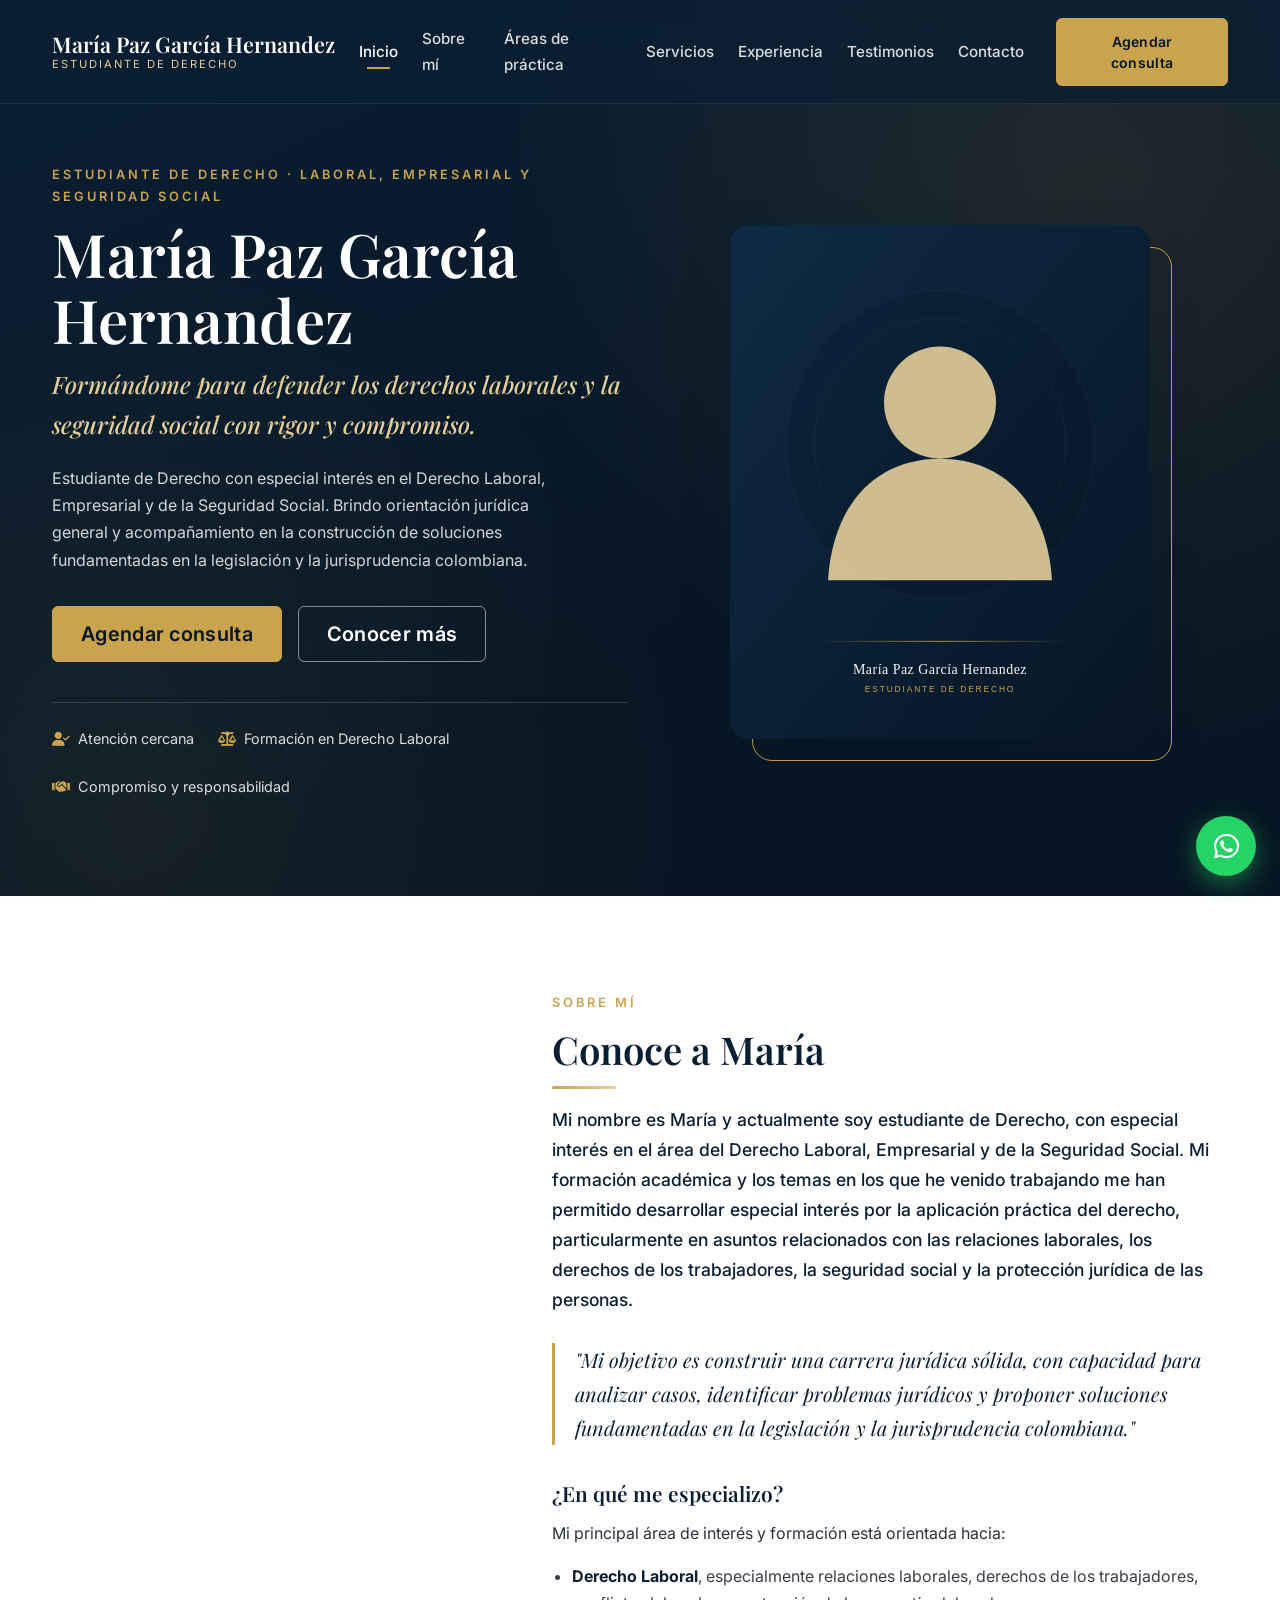
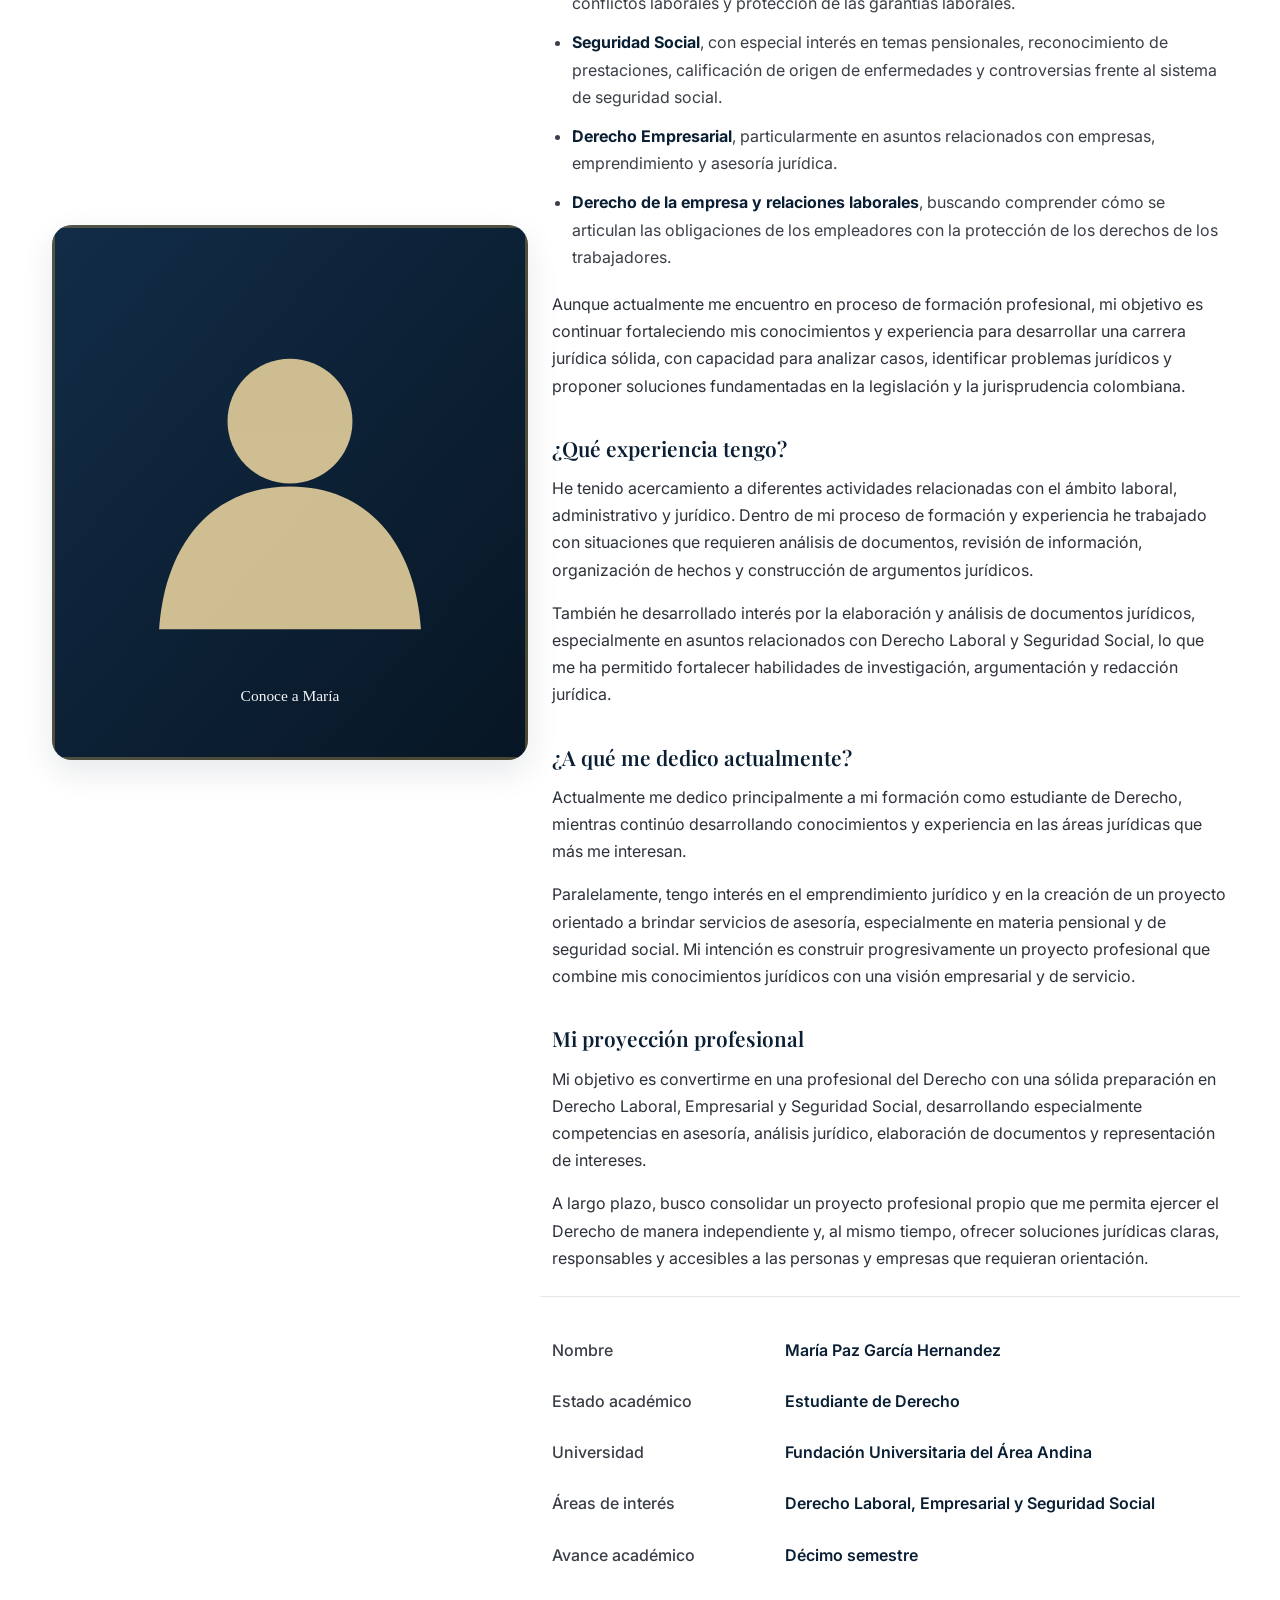
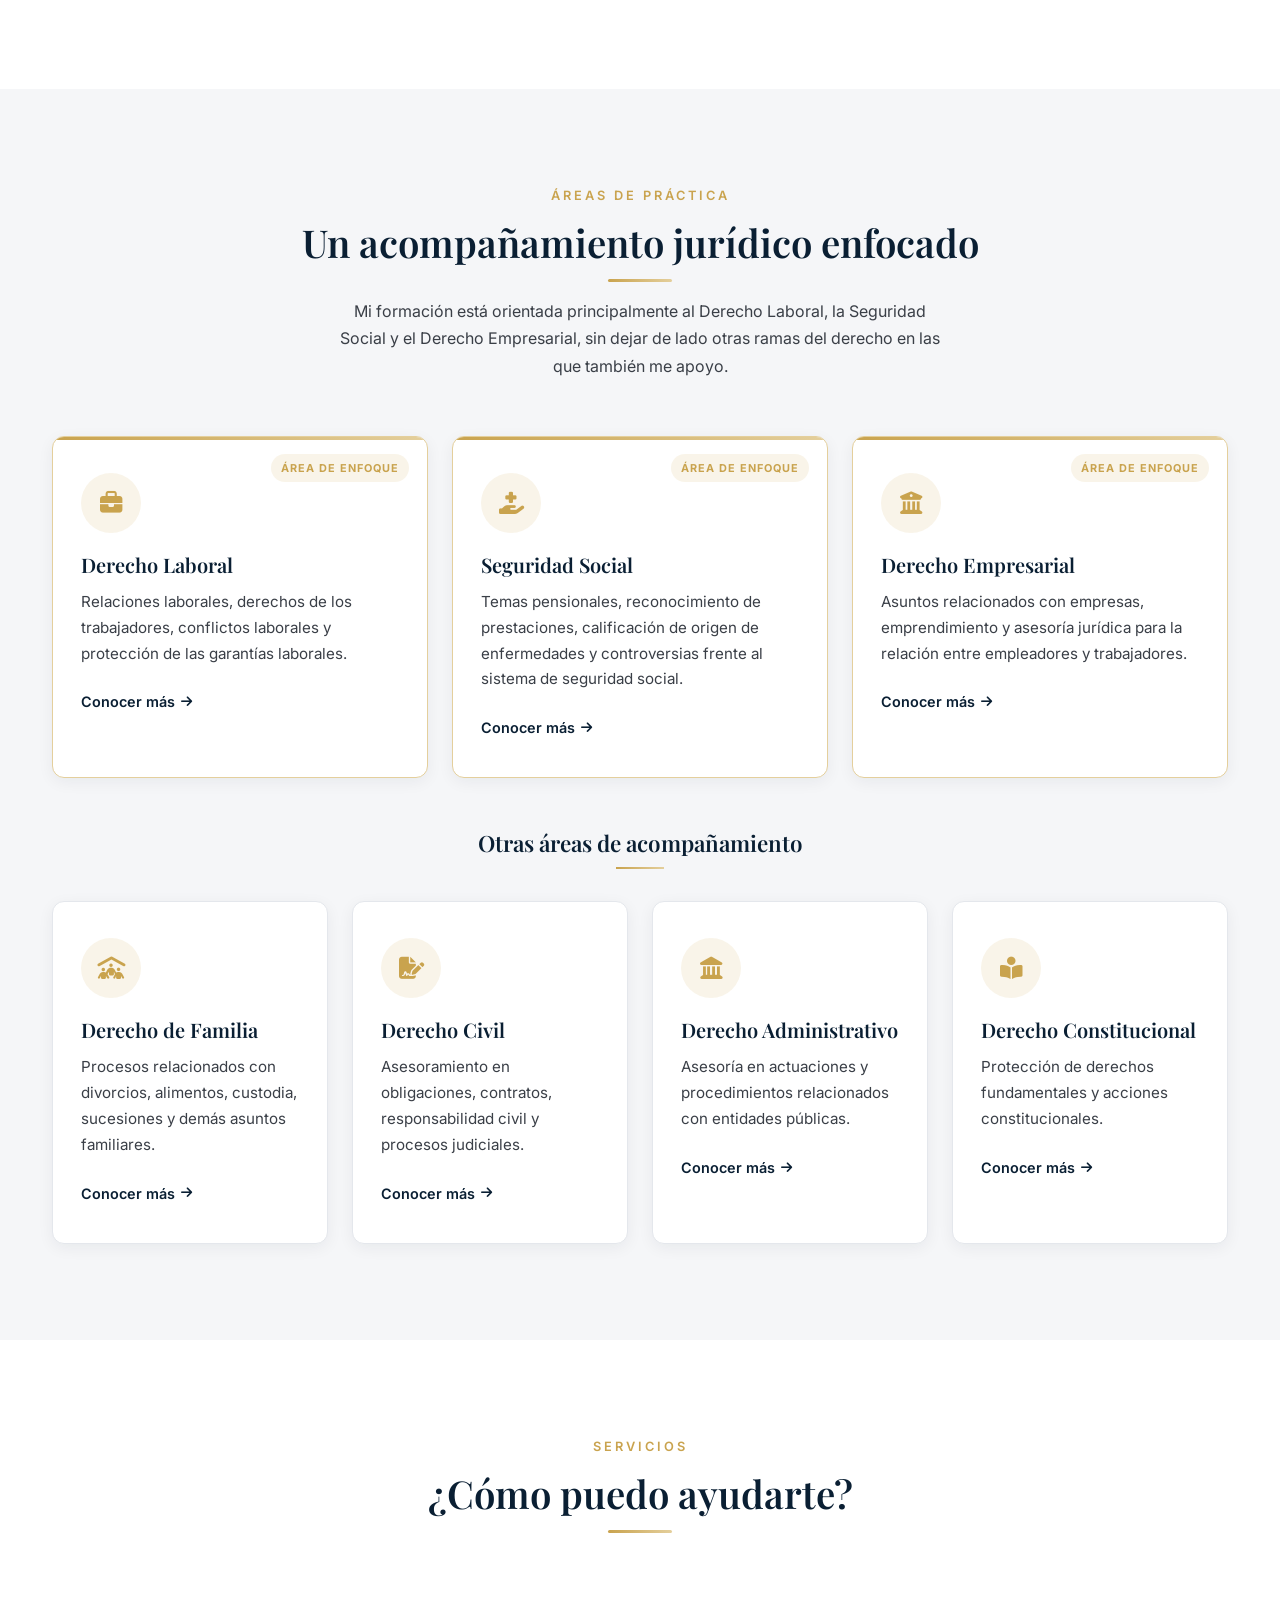
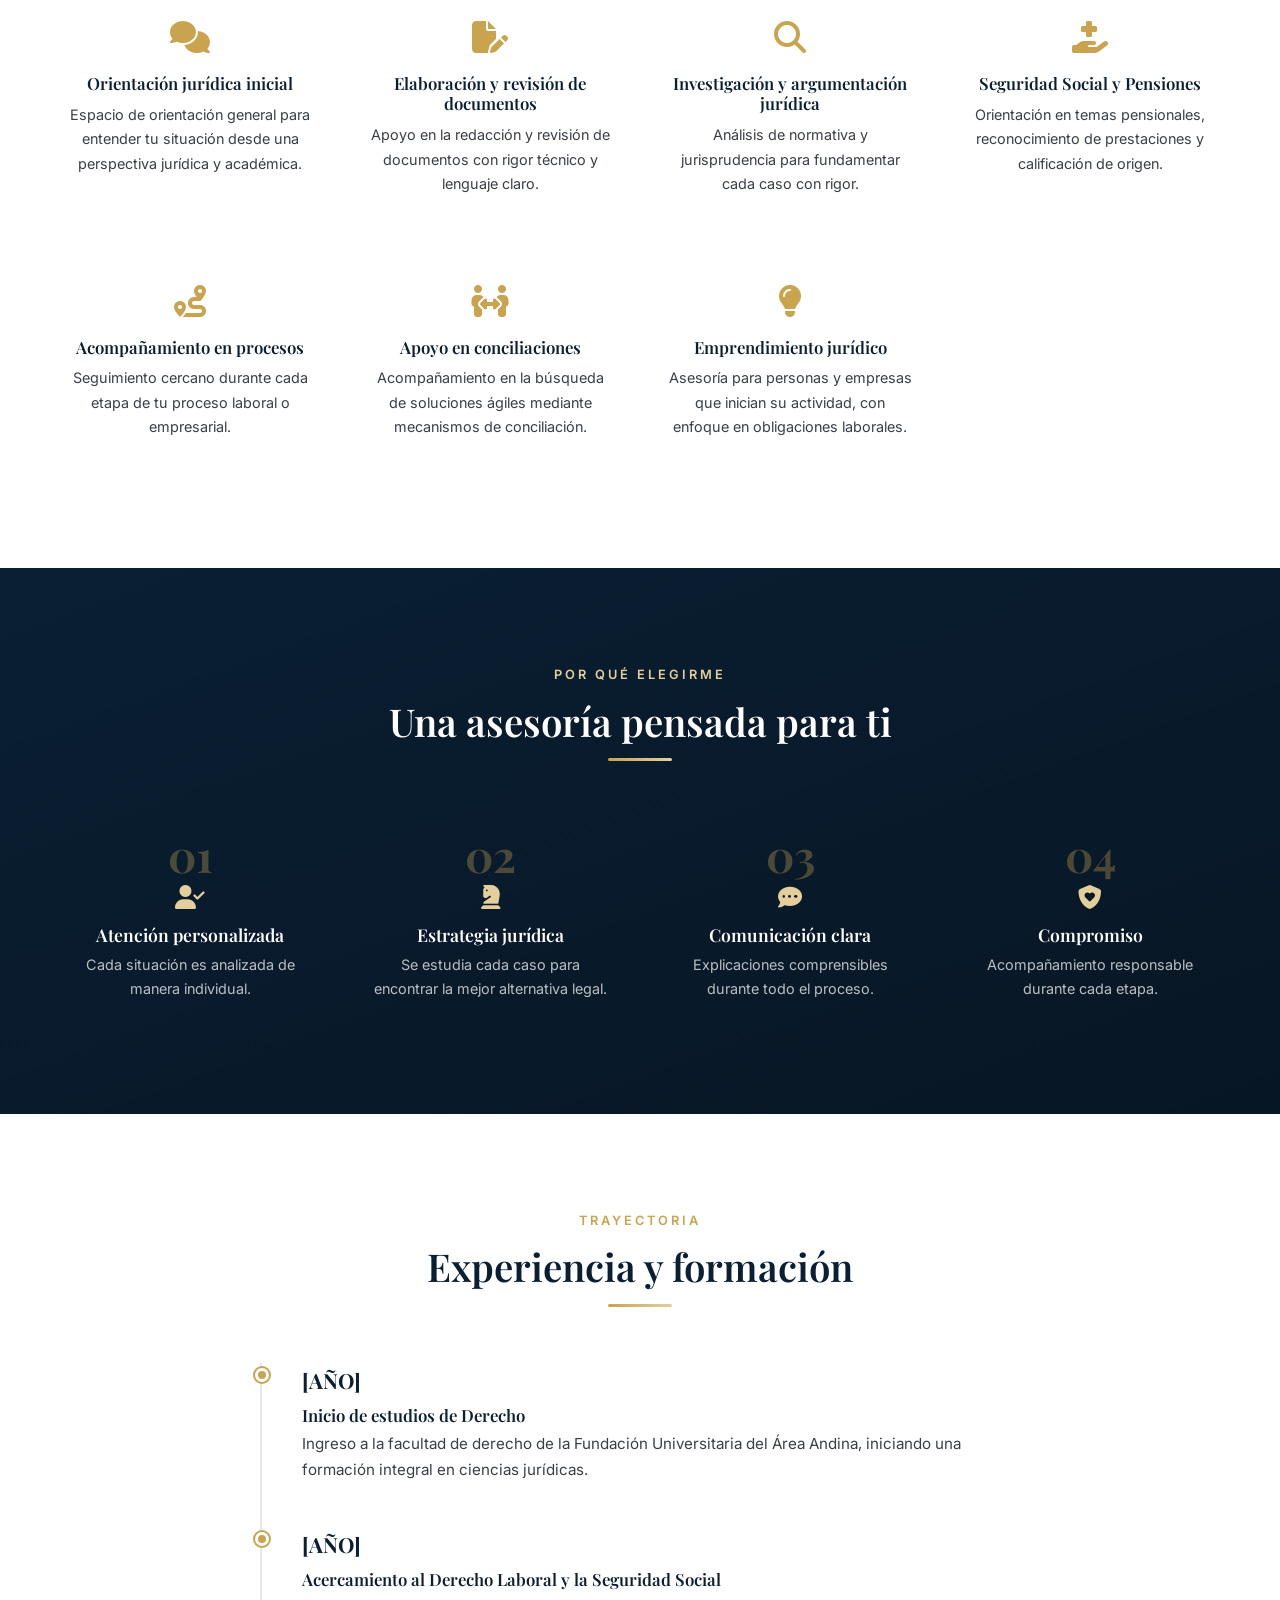
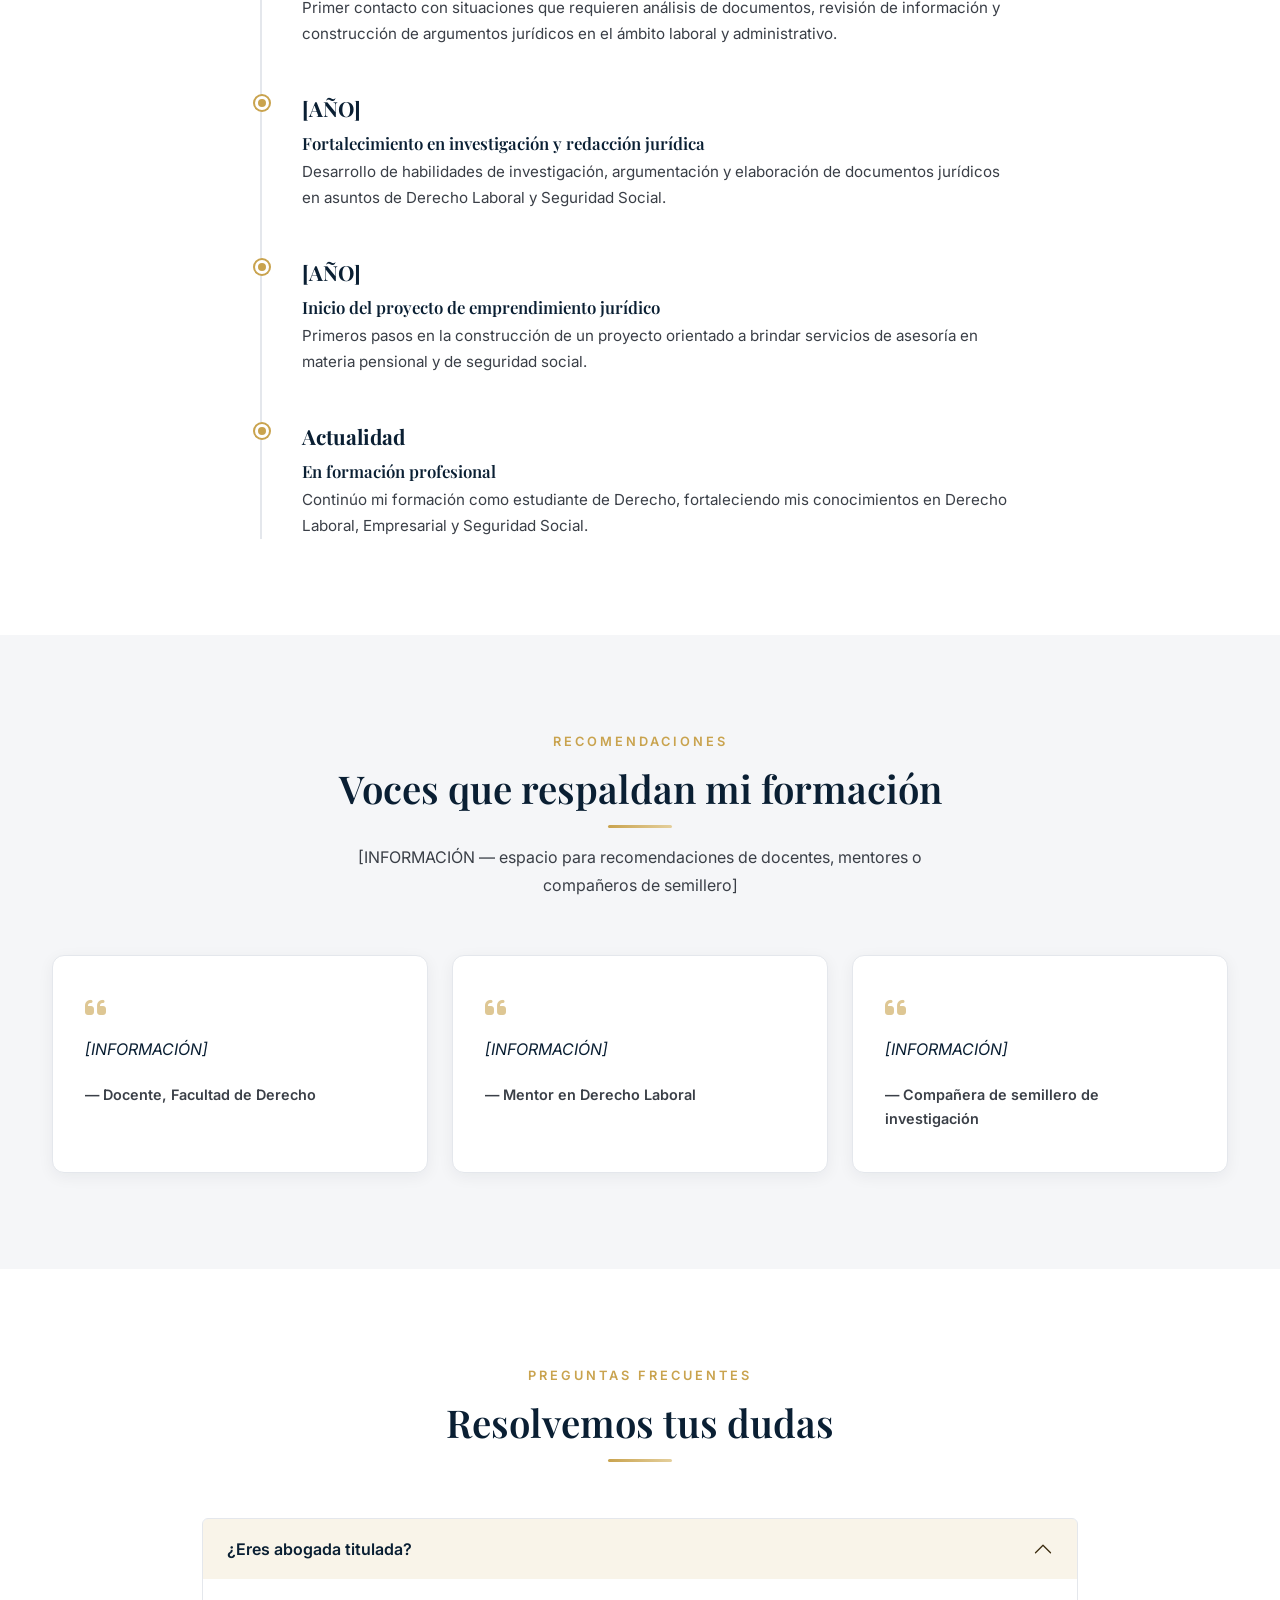
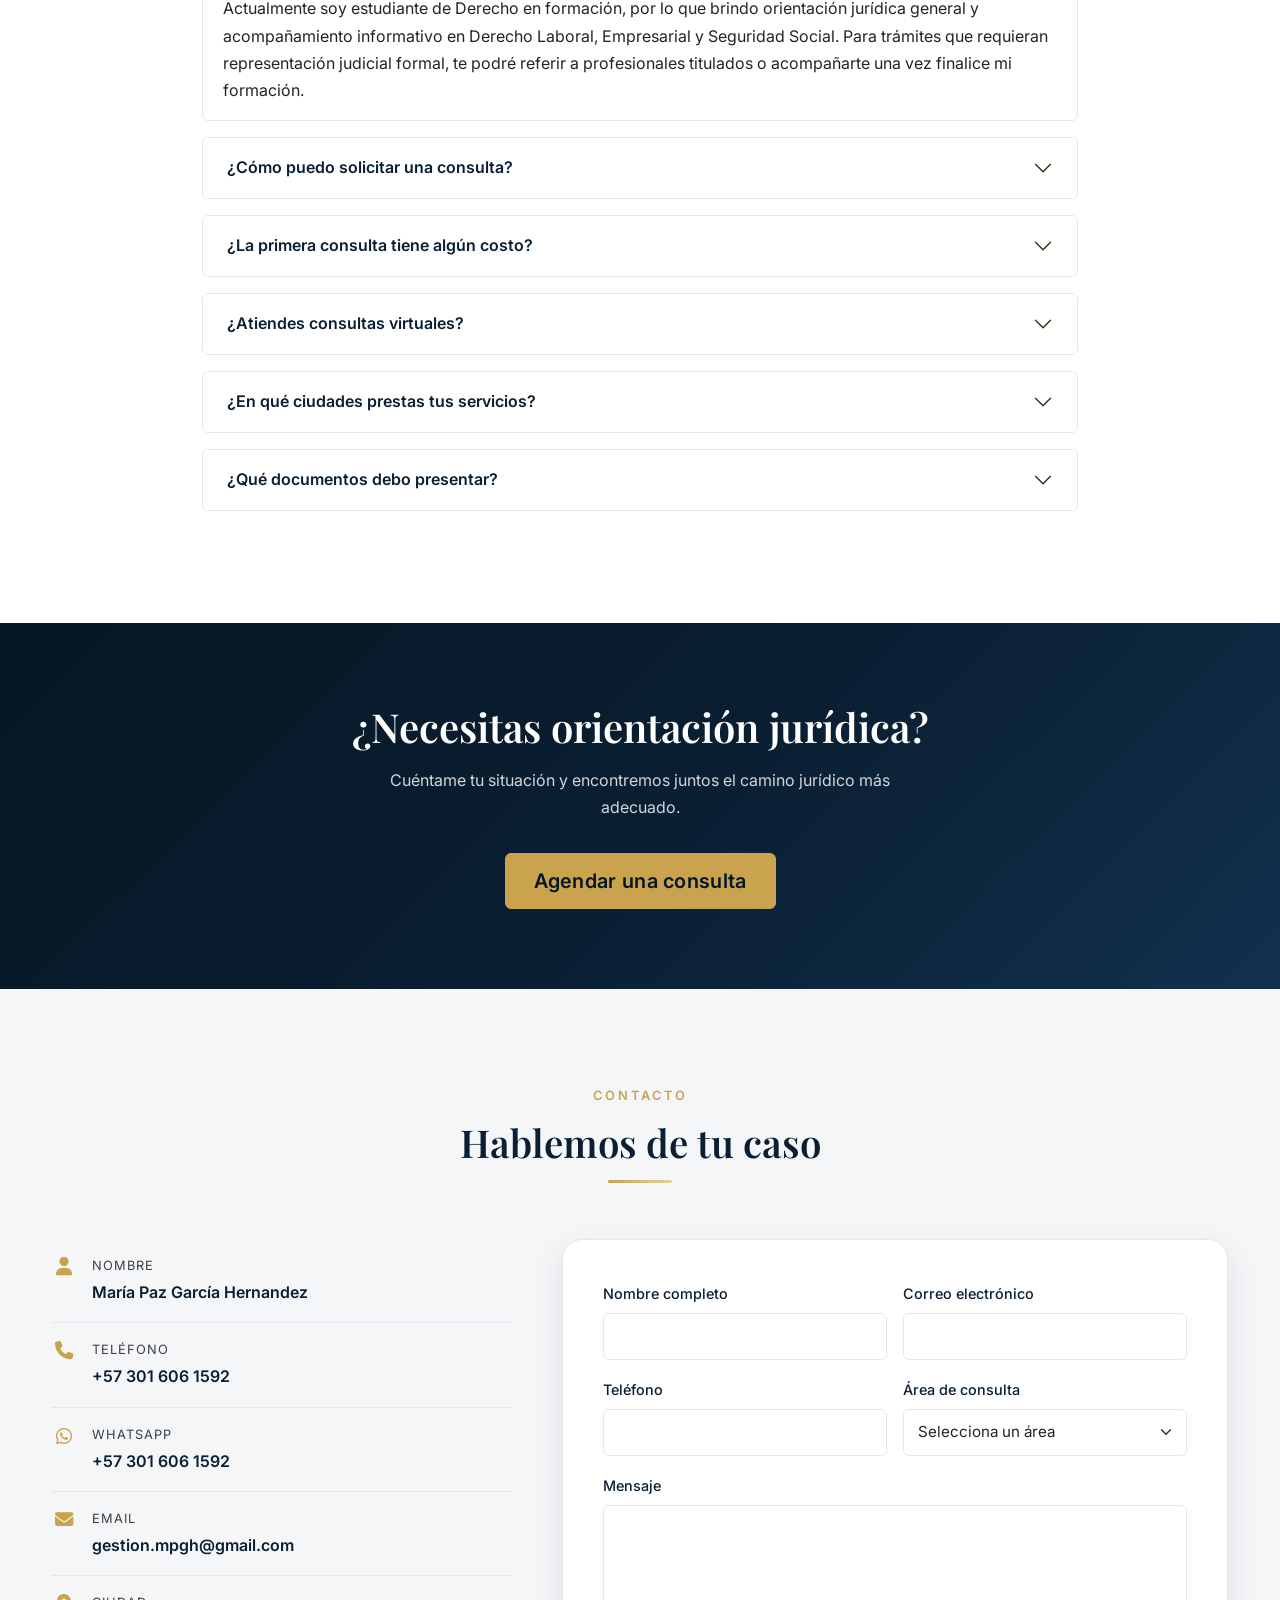
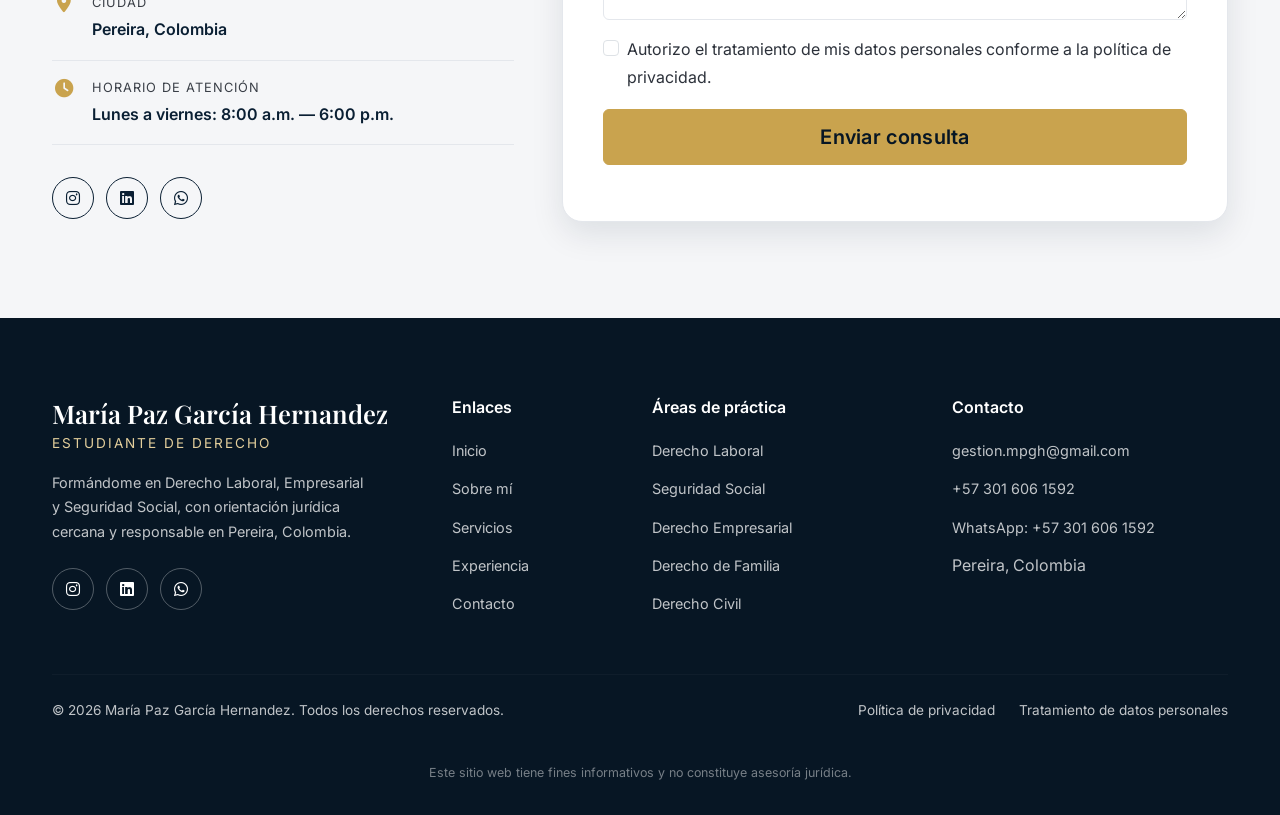
<file: OneDrive - Outsourcing S.A/Nueva carpeta/OneDrive - Outsourcing S.A/Escritorio/law/index.html>
<!DOCTYPE html>
<html lang="es">
<head>
  <meta charset="UTF-8">
  <meta name="viewport" content="width=device-width, initial-scale=1.0">
  <title>María Paz García Hernandez | Estudiante de Derecho</title>
  <meta name="description" content="María Paz García Hernandez, estudiante de Derecho en Pereira, Colombia con enfoque en Derecho Laboral, Empresarial y Seguridad Social. Orientación jurídica general, apoyo documental y acompañamiento en procesos.">
  <meta name="keywords" content="estudiante de derecho, derecho laboral, seguridad social, pensiones, derecho empresarial, emprendimiento jurídico, orientación jurídica, Pereira, Colombia">
  <meta name="author" content="María Paz García Hernandez">
  <meta name="robots" content="index, follow">

  <!-- Open Graph -->
  <meta property="og:type" content="website">
  <meta property="og:title" content="María Paz García Hernandez | Estudiante de Derecho">
  <meta property="og:description" content="Formándome en Derecho Laboral, Empresarial y Seguridad Social, con el compromiso de construir una carrera jurídica sólida en Pereira, Colombia.">
  <meta property="og:image" content="assets/images/hero-abogada.svg">
  <meta property="og:locale" content="es_CO">
  <meta property="og:site_name" content="María Paz García Hernandez | Estudiante de Derecho">

  <!-- Favicon -->
  <link rel="icon" type="image/svg+xml" href="assets/icons/favicon.svg">

  <!-- Google Fonts -->
  <link rel="preconnect" href="https://fonts.googleapis.com">
  <link rel="preconnect" href="https://fonts.gstatic.com" crossorigin>
  <link href="https://fonts.googleapis.com/css2?family=Playfair+Display:wght@500;600;700&family=Inter:wght@300;400;500;600;700&display=swap" rel="stylesheet">

  <!-- Bootstrap 5 -->
  <link href="https://cdn.jsdelivr.net/npm/bootstrap@5.3.3/dist/css/bootstrap.min.css" rel="stylesheet">

  <!-- Font Awesome -->
  <link rel="stylesheet" href="https://cdnjs.cloudflare.com/ajax/libs/font-awesome/6.5.2/css/all.min.css">

  <!-- Estilos propios -->
  <link rel="stylesheet" href="assets/css/style.css">
</head>
<body>

  <a class="skip-link" href="#main-content">Saltar al contenido principal</a>

  <!-- ===================== NAVBAR ===================== -->
  <header>
    <nav class="navbar navbar-expand-lg navbar-dark fixed-top lp-navbar" id="mainNavbar" aria-label="Navegación principal">
      <div class="container">
        <a class="navbar-brand lp-brand" href="#inicio">
          <span class="lp-brand-name">María Paz García Hernandez</span>
          <span class="lp-brand-tag">Estudiante de Derecho</span>
        </a>
        <button class="navbar-toggler" type="button" data-bs-toggle="collapse" data-bs-target="#navbarMenu"
          aria-controls="navbarMenu" aria-expanded="false" aria-label="Abrir menú de navegación">
          <span class="navbar-toggler-icon"></span>
        </button>
        <div class="collapse navbar-collapse" id="navbarMenu">
          <ul class="navbar-nav ms-auto align-items-lg-center gap-lg-2">
            <li class="nav-item"><a class="nav-link" href="#inicio">Inicio</a></li>
            <li class="nav-item"><a class="nav-link" href="#sobre-mi">Sobre mí</a></li>
            <li class="nav-item"><a class="nav-link" href="#areas-practica">Áreas de práctica</a></li>
            <li class="nav-item"><a class="nav-link" href="#servicios">Servicios</a></li>
            <li class="nav-item"><a class="nav-link" href="#experiencia">Experiencia</a></li>
            <li class="nav-item"><a class="nav-link" href="#testimonios">Testimonios</a></li>
            <li class="nav-item"><a class="nav-link" href="#contacto">Contacto</a></li>
            <li class="nav-item ms-lg-3 mt-3 mt-lg-0">
              <a class="btn lp-btn-gold btn-sm" href="#contacto">Agendar consulta</a>
            </li>
          </ul>
        </div>
      </div>
    </nav>
  </header>

  <main id="main-content">

    <!-- ===================== HERO ===================== -->
    <section id="inicio" class="lp-hero" aria-label="Presentación">
      <div class="container">
        <div class="row align-items-center gy-5">
          <div class="col-lg-6 lp-reveal">
            <p class="lp-eyebrow">Estudiante de Derecho · Laboral, Empresarial y Seguridad Social</p>
            <h1 class="lp-hero-title">María Paz García Hernandez</h1>
            <p class="lp-hero-subtitle">Formándome para defender los derechos laborales y la seguridad social con rigor y compromiso.</p>
            <p class="lp-hero-text">
              Estudiante de Derecho con especial interés en el Derecho Laboral, Empresarial y de la
              Seguridad Social. Brindo orientación jurídica general y acompañamiento en la construcción
              de soluciones fundamentadas en la legislación y la jurisprudencia colombiana.
            </p>
            <div class="d-flex flex-wrap gap-3 lp-hero-actions">
              <a href="#contacto" class="btn lp-btn-gold btn-lg">Agendar consulta</a>
              <a href="#sobre-mi" class="btn lp-btn-outline btn-lg">Conocer más</a>
            </div>
            <ul class="lp-hero-indicators list-unstyled d-flex flex-wrap gap-4">
              <li><i class="fa-solid fa-user-check" aria-hidden="true"></i> Atención cercana</li>
              <li><i class="fa-solid fa-scale-balanced" aria-hidden="true"></i> Formación en Derecho Laboral</li>
              <li><i class="fa-solid fa-handshake" aria-hidden="true"></i> Compromiso y responsabilidad</li>
            </ul>
          </div>
          <div class="col-lg-6 lp-reveal lp-reveal-delay-1">
            <div class="lp-hero-media">
              <img src="assets/images/hero-abogada.svg" alt="Fotografía de María Paz García Hernandez, estudiante de Derecho" class="img-fluid lp-hero-img" width="900" height="1100" loading="eager">
              <span class="lp-hero-frame" aria-hidden="true"></span>
            </div>
          </div>
        </div>
      </div>
    </section>

    <!-- ===================== SOBRE MÍ ===================== -->
    <section id="sobre-mi" class="lp-section" aria-labelledby="sobre-mi-title">
      <div class="container">
        <div class="row align-items-center gy-5">
          <div class="col-lg-5 lp-reveal">
            <img src="assets/images/about-abogada.svg" alt="María Paz García Hernandez, estudiante de Derecho" class="img-fluid lp-about-img" width="800" height="900" loading="lazy">
          </div>
          <div class="col-lg-7 lp-reveal lp-reveal-delay-1">
            <p class="lp-eyebrow">Sobre mí</p>
            <h2 id="sobre-mi-title" class="lp-section-title">Conoce a María</h2>
            <p class="lp-lead-text">
              Mi nombre es María y actualmente soy estudiante de Derecho, con especial interés en el área
              del Derecho Laboral, Empresarial y de la Seguridad Social. Mi formación académica y los temas
              en los que he venido trabajando me han permitido desarrollar especial interés por la
              aplicación práctica del derecho, particularmente en asuntos relacionados con las relaciones
              laborales, los derechos de los trabajadores, la seguridad social y la protección jurídica de
              las personas.
            </p>

            <blockquote class="lp-quote">
              "Mi objetivo es construir una carrera jurídica sólida, con capacidad para analizar casos,
              identificar problemas jurídicos y proponer soluciones fundamentadas en la legislación y la
              jurisprudencia colombiana."
            </blockquote>

            <h3 class="lp-about-subtitle">¿En qué me especializo?</h3>
            <p>Mi principal área de interés y formación está orientada hacia:</p>
            <ul class="lp-about-list">
              <li>
                <strong>Derecho Laboral</strong>, especialmente relaciones laborales, derechos de los
                trabajadores, conflictos laborales y protección de las garantías laborales.
              </li>
              <li>
                <strong>Seguridad Social</strong>, con especial interés en temas pensionales, reconocimiento
                de prestaciones, calificación de origen de enfermedades y controversias frente al sistema
                de seguridad social.
              </li>
              <li>
                <strong>Derecho Empresarial</strong>, particularmente en asuntos relacionados con empresas,
                emprendimiento y asesoría jurídica.
              </li>
              <li>
                <strong>Derecho de la empresa y relaciones laborales</strong>, buscando comprender cómo se
                articulan las obligaciones de los empleadores con la protección de los derechos de los
                trabajadores.
              </li>
            </ul>
            <p>
              Aunque actualmente me encuentro en proceso de formación profesional, mi objetivo es continuar
              fortaleciendo mis conocimientos y experiencia para desarrollar una carrera jurídica sólida,
              con capacidad para analizar casos, identificar problemas jurídicos y proponer soluciones
              fundamentadas en la legislación y la jurisprudencia colombiana.
            </p>

            <h3 class="lp-about-subtitle">¿Qué experiencia tengo?</h3>
            <p>
              He tenido acercamiento a diferentes actividades relacionadas con el ámbito laboral,
              administrativo y jurídico. Dentro de mi proceso de formación y experiencia he trabajado con
              situaciones que requieren análisis de documentos, revisión de información, organización de
              hechos y construcción de argumentos jurídicos.
            </p>
            <p>
              También he desarrollado interés por la elaboración y análisis de documentos jurídicos,
              especialmente en asuntos relacionados con Derecho Laboral y Seguridad Social, lo que me ha
              permitido fortalecer habilidades de investigación, argumentación y redacción jurídica.
            </p>

            <h3 class="lp-about-subtitle">¿A qué me dedico actualmente?</h3>
            <p>
              Actualmente me dedico principalmente a mi formación como estudiante de Derecho, mientras
              continúo desarrollando conocimientos y experiencia en las áreas jurídicas que más me
              interesan.
            </p>
            <p>
              Paralelamente, tengo interés en el emprendimiento jurídico y en la creación de un proyecto
              orientado a brindar servicios de asesoría, especialmente en materia pensional y de seguridad
              social. Mi intención es construir progresivamente un proyecto profesional que combine mis
              conocimientos jurídicos con una visión empresarial y de servicio.
            </p>

            <h3 class="lp-about-subtitle">Mi proyección profesional</h3>
            <p>
              Mi objetivo es convertirme en una profesional del Derecho con una sólida preparación en
              Derecho Laboral, Empresarial y Seguridad Social, desarrollando especialmente competencias en
              asesoría, análisis jurídico, elaboración de documentos y representación de intereses.
            </p>
            <p>
              A largo plazo, busco consolidar un proyecto profesional propio que me permita ejercer el
              Derecho de manera independiente y, al mismo tiempo, ofrecer soluciones jurídicas claras,
              responsables y accesibles a las personas y empresas que requieran orientación.
            </p>

            <dl class="row lp-about-facts gy-3 mt-4">
              <dt class="col-sm-4">Nombre</dt>
              <dd class="col-sm-8">María Paz García Hernandez</dd>

              <dt class="col-sm-4">Estado académico</dt>
              <dd class="col-sm-8">Estudiante de Derecho</dd>

              <dt class="col-sm-4">Universidad</dt>
              <dd class="col-sm-8">Fundación Universitaria del Área Andina</dd>

              <dt class="col-sm-4">Áreas de interés</dt>
              <dd class="col-sm-8">Derecho Laboral, Empresarial y Seguridad Social</dd>

              <dt class="col-sm-4">Avance académico</dt>
              <dd class="col-sm-8">Décimo semestre</dd>
            </dl>
          </div>
        </div>
      </div>
    </section>

    <!-- ===================== ÁREAS DE PRÁCTICA ===================== -->
    <section id="areas-practica" class="lp-section lp-section-alt" aria-labelledby="areas-title">
      <div class="container">
        <div class="text-center lp-section-head lp-reveal">
          <p class="lp-eyebrow">Áreas de práctica</p>
          <h2 id="areas-title" class="lp-section-title">Un acompañamiento jurídico enfocado</h2>
          <p class="lp-section-subtitle">
            Mi formación está orientada principalmente al Derecho Laboral, la Seguridad Social y el
            Derecho Empresarial, sin dejar de lado otras ramas del derecho en las que también me apoyo.
          </p>
        </div>

        <div class="row g-4">
          <div class="col-md-6 col-lg-4 lp-reveal">
            <article class="lp-card lp-card-featured">
              <span class="lp-card-badge">Área de enfoque</span>
              <div class="lp-card-icon"><i class="fa-solid fa-briefcase" aria-hidden="true"></i></div>
              <h3 class="lp-card-title">Derecho Laboral</h3>
              <p class="lp-card-text">Relaciones laborales, derechos de los trabajadores, conflictos laborales y protección de las garantías laborales.</p>
              <a href="#contacto" class="lp-card-link">Conocer más <i class="fa-solid fa-arrow-right" aria-hidden="true"></i></a>
            </article>
          </div>
          <div class="col-md-6 col-lg-4 lp-reveal lp-reveal-delay-1">
            <article class="lp-card lp-card-featured">
              <span class="lp-card-badge">Área de enfoque</span>
              <div class="lp-card-icon"><i class="fa-solid fa-hand-holding-medical" aria-hidden="true"></i></div>
              <h3 class="lp-card-title">Seguridad Social</h3>
              <p class="lp-card-text">Temas pensionales, reconocimiento de prestaciones, calificación de origen de enfermedades y controversias frente al sistema de seguridad social.</p>
              <a href="#contacto" class="lp-card-link">Conocer más <i class="fa-solid fa-arrow-right" aria-hidden="true"></i></a>
            </article>
          </div>
          <div class="col-md-6 col-lg-4 lp-reveal lp-reveal-delay-2">
            <article class="lp-card lp-card-featured">
              <span class="lp-card-badge">Área de enfoque</span>
              <div class="lp-card-icon"><i class="fa-solid fa-building-columns" aria-hidden="true"></i></div>
              <h3 class="lp-card-title">Derecho Empresarial</h3>
              <p class="lp-card-text">Asuntos relacionados con empresas, emprendimiento y asesoría jurídica para la relación entre empleadores y trabajadores.</p>
              <a href="#contacto" class="lp-card-link">Conocer más <i class="fa-solid fa-arrow-right" aria-hidden="true"></i></a>
            </article>
          </div>
        </div>

        <div class="text-center lp-areas-secondary-head lp-reveal">
          <h3 class="lp-areas-secondary-title">Otras áreas de acompañamiento</h3>
        </div>

        <div class="row g-4">
          <div class="col-sm-6 col-lg-3 lp-reveal">
            <article class="lp-card">
              <div class="lp-card-icon"><i class="fa-solid fa-people-roof" aria-hidden="true"></i></div>
              <h3 class="lp-card-title">Derecho de Familia</h3>
              <p class="lp-card-text">Procesos relacionados con divorcios, alimentos, custodia, sucesiones y demás asuntos familiares.</p>
              <a href="#contacto" class="lp-card-link">Conocer más <i class="fa-solid fa-arrow-right" aria-hidden="true"></i></a>
            </article>
          </div>
          <div class="col-sm-6 col-lg-3 lp-reveal lp-reveal-delay-1">
            <article class="lp-card">
              <div class="lp-card-icon"><i class="fa-solid fa-file-signature" aria-hidden="true"></i></div>
              <h3 class="lp-card-title">Derecho Civil</h3>
              <p class="lp-card-text">Asesoramiento en obligaciones, contratos, responsabilidad civil y procesos judiciales.</p>
              <a href="#contacto" class="lp-card-link">Conocer más <i class="fa-solid fa-arrow-right" aria-hidden="true"></i></a>
            </article>
          </div>
          <div class="col-sm-6 col-lg-3 lp-reveal lp-reveal-delay-2">
            <article class="lp-card">
              <div class="lp-card-icon"><i class="fa-solid fa-landmark" aria-hidden="true"></i></div>
              <h3 class="lp-card-title">Derecho Administrativo</h3>
              <p class="lp-card-text">Asesoría en actuaciones y procedimientos relacionados con entidades públicas.</p>
              <a href="#contacto" class="lp-card-link">Conocer más <i class="fa-solid fa-arrow-right" aria-hidden="true"></i></a>
            </article>
          </div>
          <div class="col-sm-6 col-lg-3 lp-reveal lp-reveal-delay-3">
            <article class="lp-card">
              <div class="lp-card-icon"><i class="fa-solid fa-book-open-reader" aria-hidden="true"></i></div>
              <h3 class="lp-card-title">Derecho Constitucional</h3>
              <p class="lp-card-text">Protección de derechos fundamentales y acciones constitucionales.</p>
              <a href="#contacto" class="lp-card-link">Conocer más <i class="fa-solid fa-arrow-right" aria-hidden="true"></i></a>
            </article>
          </div>
        </div>
      </div>
    </section>

    <!-- ===================== SERVICIOS ===================== -->
    <section id="servicios" class="lp-section" aria-labelledby="servicios-title">
      <div class="container">
        <div class="text-center lp-section-head lp-reveal">
          <p class="lp-eyebrow">Servicios</p>
          <h2 id="servicios-title" class="lp-section-title">¿Cómo puedo ayudarte?</h2>
        </div>

        <div class="row g-4">
          <div class="col-sm-6 col-lg-3 lp-reveal">
            <div class="lp-service">
              <i class="fa-solid fa-comments lp-service-icon" aria-hidden="true"></i>
              <h3 class="lp-service-title">Orientación jurídica inicial</h3>
              <p class="lp-service-text">Espacio de orientación general para entender tu situación desde una perspectiva jurídica y académica.</p>
            </div>
          </div>
          <div class="col-sm-6 col-lg-3 lp-reveal lp-reveal-delay-1">
            <div class="lp-service">
              <i class="fa-solid fa-file-pen lp-service-icon" aria-hidden="true"></i>
              <h3 class="lp-service-title">Elaboración y revisión de documentos</h3>
              <p class="lp-service-text">Apoyo en la redacción y revisión de documentos con rigor técnico y lenguaje claro.</p>
            </div>
          </div>
          <div class="col-sm-6 col-lg-3 lp-reveal lp-reveal-delay-2">
            <div class="lp-service">
              <i class="fa-solid fa-magnifying-glass lp-service-icon" aria-hidden="true"></i>
              <h3 class="lp-service-title">Investigación y argumentación jurídica</h3>
              <p class="lp-service-text">Análisis de normativa y jurisprudencia para fundamentar cada caso con rigor.</p>
            </div>
          </div>
          <div class="col-sm-6 col-lg-3 lp-reveal lp-reveal-delay-3">
            <div class="lp-service">
              <i class="fa-solid fa-hand-holding-medical lp-service-icon" aria-hidden="true"></i>
              <h3 class="lp-service-title">Seguridad Social y Pensiones</h3>
              <p class="lp-service-text">Orientación en temas pensionales, reconocimiento de prestaciones y calificación de origen.</p>
            </div>
          </div>
          <div class="col-sm-6 col-lg-3 lp-reveal">
            <div class="lp-service">
              <i class="fa-solid fa-route lp-service-icon" aria-hidden="true"></i>
              <h3 class="lp-service-title">Acompañamiento en procesos</h3>
              <p class="lp-service-text">Seguimiento cercano durante cada etapa de tu proceso laboral o empresarial.</p>
            </div>
          </div>
          <div class="col-sm-6 col-lg-3 lp-reveal lp-reveal-delay-1">
            <div class="lp-service">
              <i class="fa-solid fa-people-arrows lp-service-icon" aria-hidden="true"></i>
              <h3 class="lp-service-title">Apoyo en conciliaciones</h3>
              <p class="lp-service-text">Acompañamiento en la búsqueda de soluciones ágiles mediante mecanismos de conciliación.</p>
            </div>
          </div>
          <div class="col-sm-6 col-lg-3 lp-reveal lp-reveal-delay-2">
            <div class="lp-service">
              <i class="fa-solid fa-lightbulb lp-service-icon" aria-hidden="true"></i>
              <h3 class="lp-service-title">Emprendimiento jurídico</h3>
              <p class="lp-service-text">Asesoría para personas y empresas que inician su actividad, con enfoque en obligaciones laborales.</p>
            </div>
          </div>
        </div>
      </div>
    </section>

    <!-- ===================== POR QUÉ ELEGIRME ===================== -->
    <section class="lp-section lp-section-navy" aria-labelledby="porque-title">
      <div class="container">
        <div class="text-center lp-section-head lp-reveal">
          <p class="lp-eyebrow lp-eyebrow-light">Por qué elegirme</p>
          <h2 id="porque-title" class="lp-section-title lp-title-light">Una asesoría pensada para ti</h2>
        </div>

        <div class="row g-4">
          <div class="col-sm-6 col-lg-3 lp-reveal">
            <div class="lp-why">
              <span class="lp-why-number">01</span>
              <i class="fa-solid fa-user-check lp-why-icon" aria-hidden="true"></i>
              <h3 class="lp-why-title">Atención personalizada</h3>
              <p class="lp-why-text">Cada situación es analizada de manera individual.</p>
            </div>
          </div>
          <div class="col-sm-6 col-lg-3 lp-reveal lp-reveal-delay-1">
            <div class="lp-why">
              <span class="lp-why-number">02</span>
              <i class="fa-solid fa-chess-knight lp-why-icon" aria-hidden="true"></i>
              <h3 class="lp-why-title">Estrategia jurídica</h3>
              <p class="lp-why-text">Se estudia cada caso para encontrar la mejor alternativa legal.</p>
            </div>
          </div>
          <div class="col-sm-6 col-lg-3 lp-reveal lp-reveal-delay-2">
            <div class="lp-why">
              <span class="lp-why-number">03</span>
              <i class="fa-solid fa-comment-dots lp-why-icon" aria-hidden="true"></i>
              <h3 class="lp-why-title">Comunicación clara</h3>
              <p class="lp-why-text">Explicaciones comprensibles durante todo el proceso.</p>
            </div>
          </div>
          <div class="col-sm-6 col-lg-3 lp-reveal lp-reveal-delay-3">
            <div class="lp-why">
              <span class="lp-why-number">04</span>
              <i class="fa-solid fa-shield-heart lp-why-icon" aria-hidden="true"></i>
              <h3 class="lp-why-title">Compromiso</h3>
              <p class="lp-why-text">Acompañamiento responsable durante cada etapa.</p>
            </div>
          </div>
        </div>
      </div>
    </section>

    <!-- ===================== EXPERIENCIA / TRAYECTORIA ===================== -->
    <section id="experiencia" class="lp-section" aria-labelledby="experiencia-title">
      <div class="container">
        <div class="text-center lp-section-head lp-reveal">
          <p class="lp-eyebrow">Trayectoria</p>
          <h2 id="experiencia-title" class="lp-section-title">Experiencia y formación</h2>
        </div>

        <ol class="lp-timeline list-unstyled">
          <li class="lp-timeline-item lp-reveal">
            <span class="lp-timeline-year">[AÑO]</span>
            <div class="lp-timeline-content">
              <h3 class="lp-timeline-title">Inicio de estudios de Derecho</h3>
              <p>Ingreso a la facultad de derecho de la Fundación Universitaria del Área Andina, iniciando una formación integral en ciencias jurídicas.</p>
            </div>
          </li>
          <li class="lp-timeline-item lp-reveal">
            <span class="lp-timeline-year">[AÑO]</span>
            <div class="lp-timeline-content">
              <h3 class="lp-timeline-title">Acercamiento al Derecho Laboral y la Seguridad Social</h3>
              <p>Primer contacto con situaciones que requieren análisis de documentos, revisión de información y construcción de argumentos jurídicos en el ámbito laboral y administrativo.</p>
            </div>
          </li>
          <li class="lp-timeline-item lp-reveal">
            <span class="lp-timeline-year">[AÑO]</span>
            <div class="lp-timeline-content">
              <h3 class="lp-timeline-title">Fortalecimiento en investigación y redacción jurídica</h3>
              <p>Desarrollo de habilidades de investigación, argumentación y elaboración de documentos jurídicos en asuntos de Derecho Laboral y Seguridad Social.</p>
            </div>
          </li>
          <li class="lp-timeline-item lp-reveal">
            <span class="lp-timeline-year">[AÑO]</span>
            <div class="lp-timeline-content">
              <h3 class="lp-timeline-title">Inicio del proyecto de emprendimiento jurídico</h3>
              <p>Primeros pasos en la construcción de un proyecto orientado a brindar servicios de asesoría en materia pensional y de seguridad social.</p>
            </div>
          </li>
          <li class="lp-timeline-item lp-reveal">
            <span class="lp-timeline-year">Actualidad</span>
            <div class="lp-timeline-content">
              <h3 class="lp-timeline-title">En formación profesional</h3>
              <p>Continúo mi formación como estudiante de Derecho, fortaleciendo mis conocimientos en Derecho Laboral, Empresarial y Seguridad Social.</p>
            </div>
          </li>
        </ol>
      </div>
    </section>

    <!-- ===================== TESTIMONIOS ===================== -->
    <section id="testimonios" class="lp-section lp-section-alt" aria-labelledby="testimonios-title">
      <div class="container">
        <div class="text-center lp-section-head lp-reveal">
          <p class="lp-eyebrow">Recomendaciones</p>
          <h2 id="testimonios-title" class="lp-section-title">Voces que respaldan mi formación</h2>
          <p class="lp-section-subtitle">[INFORMACIÓN — espacio para recomendaciones de docentes, mentores o compañeros de semillero]</p>
        </div>

        <div class="row g-4">
          <div class="col-md-4 lp-reveal">
            <figure class="lp-testimonial">
              <i class="fa-solid fa-quote-left lp-testimonial-icon" aria-hidden="true"></i>
              <blockquote class="lp-testimonial-text">
                [INFORMACIÓN]
              </blockquote>
              <figcaption class="lp-testimonial-author">— Docente, Facultad de Derecho</figcaption>
            </figure>
          </div>
          <div class="col-md-4 lp-reveal lp-reveal-delay-1">
            <figure class="lp-testimonial">
              <i class="fa-solid fa-quote-left lp-testimonial-icon" aria-hidden="true"></i>
              <blockquote class="lp-testimonial-text">
                [INFORMACIÓN]
              </blockquote>
              <figcaption class="lp-testimonial-author">— Mentor en Derecho Laboral</figcaption>
            </figure>
          </div>
          <div class="col-md-4 lp-reveal lp-reveal-delay-2">
            <figure class="lp-testimonial">
              <i class="fa-solid fa-quote-left lp-testimonial-icon" aria-hidden="true"></i>
              <blockquote class="lp-testimonial-text">
                [INFORMACIÓN]
              </blockquote>
              <figcaption class="lp-testimonial-author">— Compañera de semillero de investigación</figcaption>
            </figure>
          </div>
        </div>
      </div>
    </section>

    <!-- ===================== FAQ ===================== -->
    <section id="faq" class="lp-section" aria-labelledby="faq-title">
      <div class="container">
        <div class="text-center lp-section-head lp-reveal">
          <p class="lp-eyebrow">Preguntas frecuentes</p>
          <h2 id="faq-title" class="lp-section-title">Resolvemos tus dudas</h2>
        </div>

        <div class="row justify-content-center">
          <div class="col-lg-9 lp-reveal">
            <div class="accordion lp-accordion" id="faqAccordion">

              <div class="accordion-item">
                <h3 class="accordion-header" id="faqHeadingZero">
                  <button class="accordion-button" type="button" data-bs-toggle="collapse" data-bs-target="#faqZero" aria-expanded="true" aria-controls="faqZero">
                    ¿Eres abogada titulada?
                  </button>
                </h3>
                <div id="faqZero" class="accordion-collapse collapse show" aria-labelledby="faqHeadingZero" data-bs-parent="#faqAccordion">
                  <div class="accordion-body">
                    Actualmente soy estudiante de Derecho en formación, por lo que brindo orientación jurídica
                    general y acompañamiento informativo en Derecho Laboral, Empresarial y Seguridad Social.
                    Para trámites que requieran representación judicial formal, te podré referir a profesionales
                    titulados o acompañarte una vez finalice mi formación.
                  </div>
                </div>
              </div>

              <div class="accordion-item">
                <h3 class="accordion-header" id="faqHeadingOne">
                  <button class="accordion-button collapsed" type="button" data-bs-toggle="collapse" data-bs-target="#faqOne" aria-expanded="false" aria-controls="faqOne">
                    ¿Cómo puedo solicitar una consulta?
                  </button>
                </h3>
                <div id="faqOne" class="accordion-collapse collapse" aria-labelledby="faqHeadingOne" data-bs-parent="#faqAccordion">
                  <div class="accordion-body">
                    Puedes comunicarte mediante WhatsApp o completar el formulario de contacto que encuentras en esta página.
                  </div>
                </div>
              </div>

              <div class="accordion-item">
                <h3 class="accordion-header" id="faqHeadingTwo">
                  <button class="accordion-button collapsed" type="button" data-bs-toggle="collapse" data-bs-target="#faqTwo" aria-expanded="false" aria-controls="faqTwo">
                    ¿La primera consulta tiene algún costo?
                  </button>
                </h3>
                <div id="faqTwo" class="accordion-collapse collapse" aria-labelledby="faqHeadingTwo" data-bs-parent="#faqAccordion">
                  <div class="accordion-body">
                    [INFORMACIÓN]
                  </div>
                </div>
              </div>

              <div class="accordion-item">
                <h3 class="accordion-header" id="faqHeadingThree">
                  <button class="accordion-button collapsed" type="button" data-bs-toggle="collapse" data-bs-target="#faqThree" aria-expanded="false" aria-controls="faqThree">
                    ¿Atiendes consultas virtuales?
                  </button>
                </h3>
                <div id="faqThree" class="accordion-collapse collapse" aria-labelledby="faqHeadingThree" data-bs-parent="#faqAccordion">
                  <div class="accordion-body">
                    Sí, [INFORMACIÓN].
                  </div>
                </div>
              </div>

              <div class="accordion-item">
                <h3 class="accordion-header" id="faqHeadingFour">
                  <button class="accordion-button collapsed" type="button" data-bs-toggle="collapse" data-bs-target="#faqFour" aria-expanded="false" aria-controls="faqFour">
                    ¿En qué ciudades prestas tus servicios?
                  </button>
                </h3>
                <div id="faqFour" class="accordion-collapse collapse" aria-labelledby="faqHeadingFour" data-bs-parent="#faqAccordion">
                  <div class="accordion-body">
                    [INFORMACIÓN]
                  </div>
                </div>
              </div>

              <div class="accordion-item">
                <h3 class="accordion-header" id="faqHeadingFive">
                  <button class="accordion-button collapsed" type="button" data-bs-toggle="collapse" data-bs-target="#faqFive" aria-expanded="false" aria-controls="faqFive">
                    ¿Qué documentos debo presentar?
                  </button>
                </h3>
                <div id="faqFive" class="accordion-collapse collapse" aria-labelledby="faqHeadingFive" data-bs-parent="#faqAccordion">
                  <div class="accordion-body">
                    [INFORMACIÓN]
                  </div>
                </div>
              </div>

            </div>
          </div>
        </div>
      </div>
    </section>

    <!-- ===================== CTA ===================== -->
    <section class="lp-cta" aria-labelledby="cta-title">
      <div class="container text-center lp-reveal">
        <h2 id="cta-title" class="lp-cta-title">¿Necesitas orientación jurídica?</h2>
        <p class="lp-cta-text">Cuéntame tu situación y encontremos juntos el camino jurídico más adecuado.</p>
        <a href="#contacto" class="btn lp-btn-gold btn-lg">Agendar una consulta</a>
      </div>
    </section>

    <!-- ===================== CONTACTO ===================== -->
    <section id="contacto" class="lp-section lp-section-alt" aria-labelledby="contacto-title">
      <div class="container">
        <div class="text-center lp-section-head lp-reveal">
          <p class="lp-eyebrow">Contacto</p>
          <h2 id="contacto-title" class="lp-section-title">Hablemos de tu caso</h2>
        </div>

        <div class="row g-5">
          <div class="col-lg-5 lp-reveal">
            <ul class="list-unstyled lp-contact-info">
              <li>
                <i class="fa-solid fa-user" aria-hidden="true"></i>
                <div><span>Nombre</span><strong>María Paz García Hernandez</strong></div>
              </li>
              <li>
                <i class="fa-solid fa-phone" aria-hidden="true"></i>
                <div><span>Teléfono</span><strong><a href="tel:+573016061592">+57 301 606 1592</a></strong></div>
              </li>
              <li>
                <i class="fa-brands fa-whatsapp" aria-hidden="true"></i>
                <div><span>WhatsApp</span><strong><a href="https://wa.me/573016061592?text=Hola%2C%20quisiera%20solicitar%20orientaci%C3%B3n%20jur%C3%ADdica%20en%20temas%20laborales%20o%20de%20seguridad%20social." target="_blank" rel="noopener noreferrer">+57 301 606 1592</a></strong></div>
              </li>
              <li>
                <i class="fa-solid fa-envelope" aria-hidden="true"></i>
                <div><span>Email</span><strong><a href="mailto:gestion.mpgh@gmail.com">gestion.mpgh@gmail.com</a></strong></div>
              </li>
              <li>
                <i class="fa-solid fa-location-dot" aria-hidden="true"></i>
                <div><span>Ciudad</span><strong>Pereira, Colombia</strong></div>
              </li>
              <li>
                <i class="fa-solid fa-clock" aria-hidden="true"></i>
                <div><span>Horario de atención</span><strong>Lunes a viernes: 8:00 a.m. — 6:00 p.m.</strong></div>
              </li>
            </ul>

            <div class="lp-social">
              <a href="https://www.instagram.com/mpg_gestion_juridica" target="_blank" rel="noopener noreferrer" aria-label="Instagram"><i class="fa-brands fa-instagram" aria-hidden="true"></i></a>
              <a href="https://www.linkedin.com/in/maría-paz-garcía-hernandez-887a1929a" target="_blank" rel="noopener noreferrer" aria-label="LinkedIn"><i class="fa-brands fa-linkedin"></i></a>
              <a href="https://wa.me/573016061592" target="_blank" rel="noopener noreferrer" aria-label="WhatsApp"><i class="fa-brands fa-whatsapp" aria-hidden="true"></i></a>
            </div>
          </div>

          <div class="col-lg-7 lp-reveal lp-reveal-delay-1">
            <form class="lp-form needs-validation" id="contactForm" novalidate aria-label="Formulario de contacto">
              <div class="row g-3">
                <div class="col-md-6">
                  <label for="fullName" class="form-label">Nombre completo</label>
                  <input type="text" class="form-control" id="fullName" name="fullName" required minlength="3" autocomplete="name">
                  <div class="invalid-feedback">Por favor ingresa tu nombre completo.</div>
                </div>
                <div class="col-md-6">
                  <label for="email" class="form-label">Correo electrónico</label>
                  <input type="email" class="form-control" id="email" name="email" required autocomplete="email">
                  <div class="invalid-feedback">Ingresa un correo electrónico válido.</div>
                </div>
                <div class="col-md-6">
                  <label for="phone" class="form-label">Teléfono</label>
                  <input type="tel" class="form-control" id="phone" name="phone" required pattern="[0-9+\s-]{7,15}" autocomplete="tel">
                  <div class="invalid-feedback">Ingresa un número de teléfono válido.</div>
                </div>
                <div class="col-md-6">
                  <label for="area" class="form-label">Área de consulta</label>
                  <select class="form-select" id="area" name="area" required>
                    <option value="" selected disabled>Selecciona un área</option>
                    <option value="laboral">Derecho Laboral</option>
                    <option value="seguridad-social">Seguridad Social / Pensiones</option>
                    <option value="empresarial">Derecho Empresarial</option>
                    <option value="familia">Derecho de Familia</option>
                    <option value="civil">Derecho Civil</option>
                    <option value="administrativo">Derecho Administrativo</option>
                    <option value="constitucional">Derecho Constitucional</option>
                    <option value="otro">Otro</option>
                  </select>
                  <div class="invalid-feedback">Selecciona un área de consulta.</div>
                </div>
                <div class="col-12">
                  <label for="message" class="form-label">Mensaje</label>
                  <textarea class="form-control" id="message" name="message" rows="4" required minlength="10"></textarea>
                  <div class="invalid-feedback">Cuéntanos brevemente tu situación (mínimo 10 caracteres).</div>
                </div>
                <div class="col-12">
                  <div class="form-check">
                    <input class="form-check-input" type="checkbox" id="dataConsent" name="dataConsent" required>
                    <label class="form-check-label" for="dataConsent">
                      Autorizo el tratamiento de mis datos personales conforme a la política de privacidad.
                    </label>
                    <div class="invalid-feedback">Debes autorizar el tratamiento de datos personales para continuar.</div>
                  </div>
                </div>
                <div class="col-12">
                  <button type="submit" class="btn lp-btn-gold btn-lg w-100 w-sm-auto">Enviar consulta</button>
                </div>
                <div class="col-12">
                  <div class="lp-form-success alert alert-success d-none" role="alert" id="formSuccess">
                    <i class="fa-solid fa-circle-check" aria-hidden="true"></i>
                    Gracias por tu mensaje. Nos pondremos en contacto contigo muy pronto.
                  </div>
                </div>
              </div>
            </form>
          </div>
        </div>
      </div>
    </section>

  </main>

  <!-- ===================== FOOTER ===================== -->
  <footer class="lp-footer">
    <div class="container">
      <div class="row g-4">
        <div class="col-lg-4">
          <h2 class="lp-footer-brand">María Paz García Hernandez</h2>
          <p class="lp-footer-role">Estudiante de Derecho</p>
          <p class="lp-footer-text">
            Formándome en Derecho Laboral, Empresarial y Seguridad Social, con orientación jurídica
            cercana y responsable en Pereira, Colombia.
          </p>
          <div class="lp-social lp-social-footer">
            <a href="https://www.instagram.com/mpg_gestion_juridica" target="_blank" rel="noopener noreferrer" aria-label="Instagram"><i class="fa-brands fa-instagram" aria-hidden="true"></i></a>
            <a href="https://www.linkedin.com/in/maría-paz-garcía-hernandez-887a1929a" target="_blank" rel="noopener noreferrer" aria-label="LinkedIn"><i class="fa-brands fa-linkedin" aria-hidden="true"></i></a>
            <a href="https://wa.me/573016061592" target="_blank" rel="noopener noreferrer" aria-label="WhatsApp"><i class="fa-brands fa-whatsapp" aria-hidden="true"></i></a>
          </div>
        </div>

        <div class="col-6 col-lg-2">
          <h3 class="lp-footer-heading">Enlaces</h3>
          <ul class="list-unstyled lp-footer-links">
            <li><a href="#inicio">Inicio</a></li>
            <li><a href="#sobre-mi">Sobre mí</a></li>
            <li><a href="#servicios">Servicios</a></li>
            <li><a href="#experiencia">Experiencia</a></li>
            <li><a href="#contacto">Contacto</a></li>
          </ul>
        </div>

        <div class="col-6 col-lg-3">
          <h3 class="lp-footer-heading">Áreas de práctica</h3>
          <ul class="list-unstyled lp-footer-links">
            <li><a href="#areas-practica">Derecho Laboral</a></li>
            <li><a href="#areas-practica">Seguridad Social</a></li>
            <li><a href="#areas-practica">Derecho Empresarial</a></li>
            <li><a href="#areas-practica">Derecho de Familia</a></li>
            <li><a href="#areas-practica">Derecho Civil</a></li>
          </ul>
        </div>

        <div class="col-lg-3">
          <h3 class="lp-footer-heading">Contacto</h3>
          <ul class="list-unstyled lp-footer-links">
            <li><a href="mailto:gestion.mpgh@gmail.com">gestion.mpgh@gmail.com</a></li>
            <li><a href="tel:+573016061592">+57 301 606 1592</a></li>
            <li><a href="https://wa.me/573016061592" target="_blank" rel="noopener noreferrer">WhatsApp: +57 301 606 1592</a></li>
            <li>Pereira, Colombia</li>
          </ul>
        </div>
      </div>

      <hr class="lp-footer-divider">

      <div class="lp-footer-bottom">
        <p>&copy; <span id="currentYear"></span> María Paz García Hernandez. Todos los derechos reservados.</p>
        <div class="lp-footer-legal">
          <a href="#">Política de privacidad</a>
          <a href="#">Tratamiento de datos personales</a>
        </div>
      </div>
      <p class="lp-footer-disclaimer">
        Este sitio web tiene fines informativos y no constituye asesoría jurídica.
      </p>
    </div>
  </footer>

  <!-- ===================== WHATSAPP FLOTANTE ===================== -->
  <a href="https://wa.me/573016061592?text=Hola%2C%20quisiera%20solicitar%20orientaci%C3%B3n%20jur%C3%ADdica%20en%20temas%20laborales%20o%20de%20seguridad%20social."
     class="lp-whatsapp-float" target="_blank" rel="noopener noreferrer" aria-label="Escribir por WhatsApp">
    <i class="fa-brands fa-whatsapp" aria-hidden="true"></i>
  </a>

  <!-- Botón volver arriba -->
  <button type="button" class="lp-back-to-top" id="backToTop" aria-label="Volver arriba">
    <i class="fa-solid fa-arrow-up" aria-hidden="true"></i>
  </button>

  <!-- Bootstrap Bundle (incluye Popper) -->
  <script src="https://cdn.jsdelivr.net/npm/bootstrap@5.3.3/dist/js/bootstrap.bundle.min.js"></script>
  <script src="assets/js/script.js"></script>
</body>
</html>
</file>
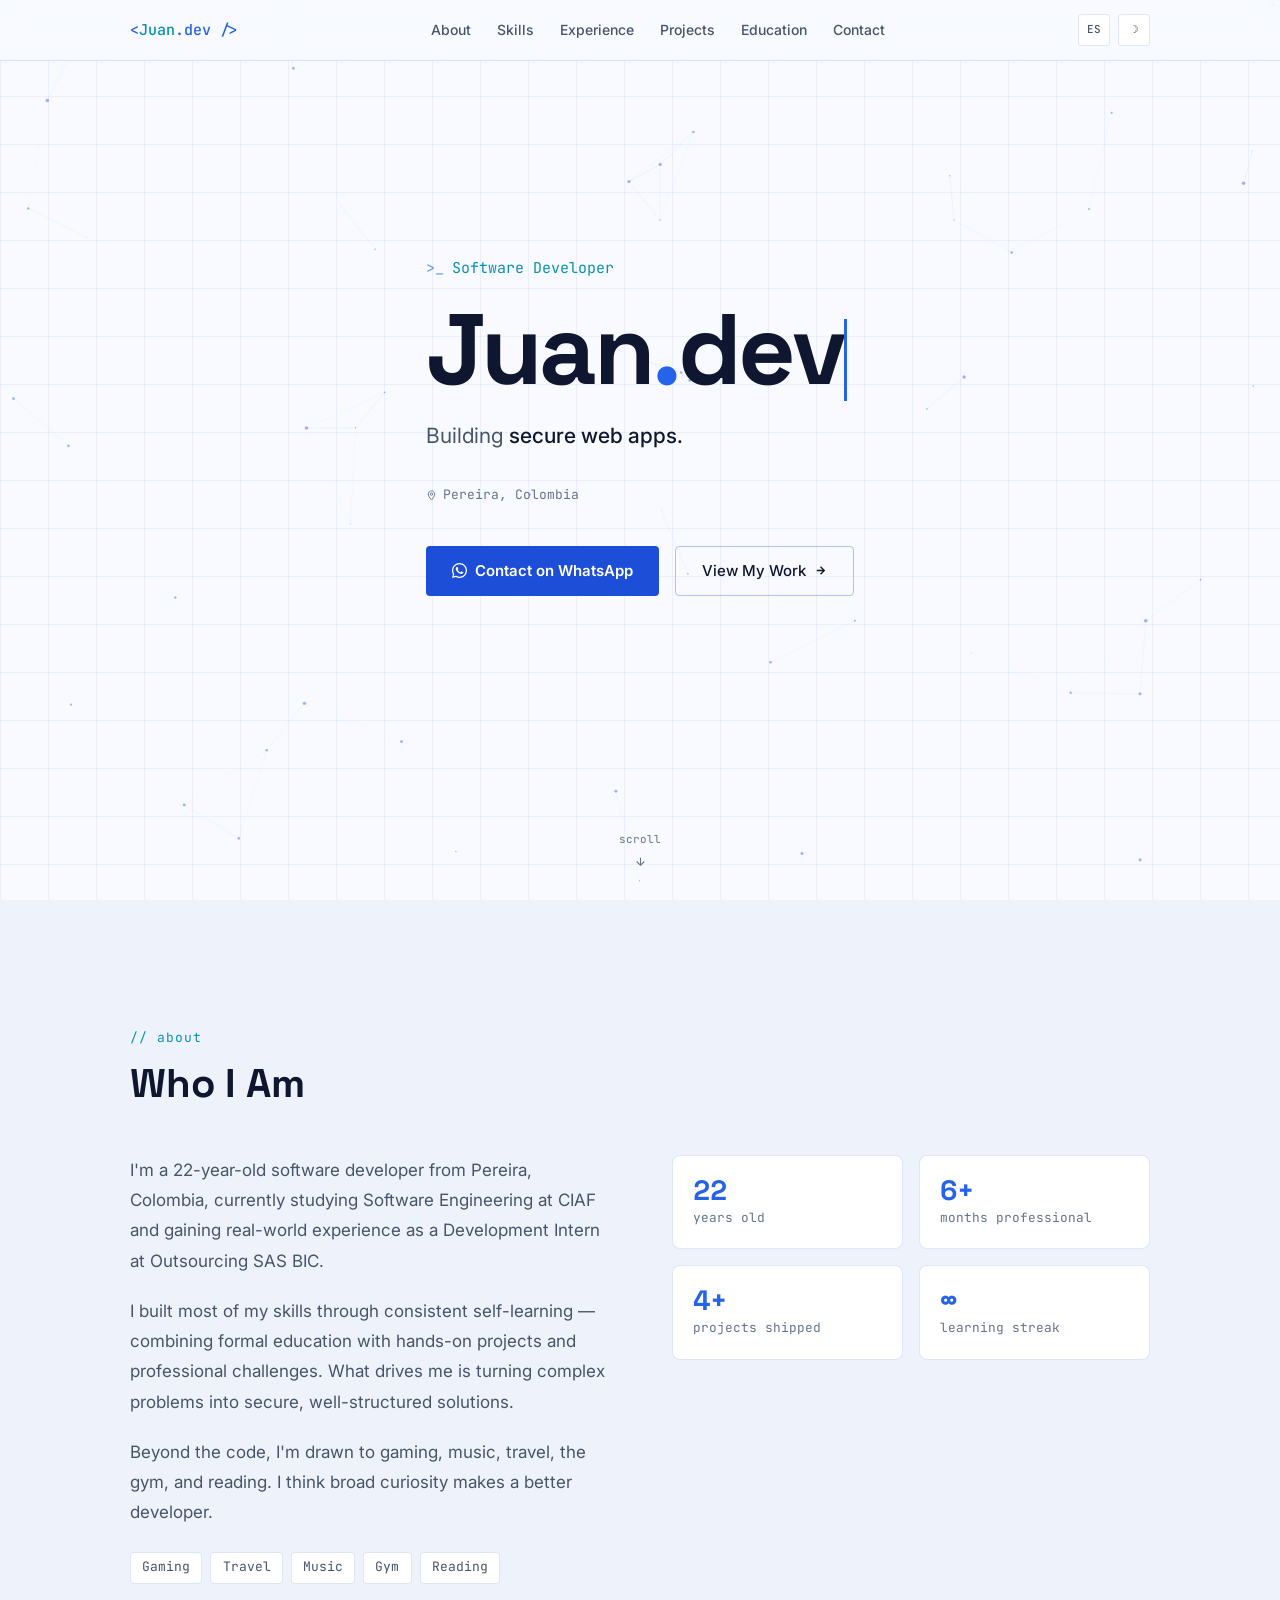
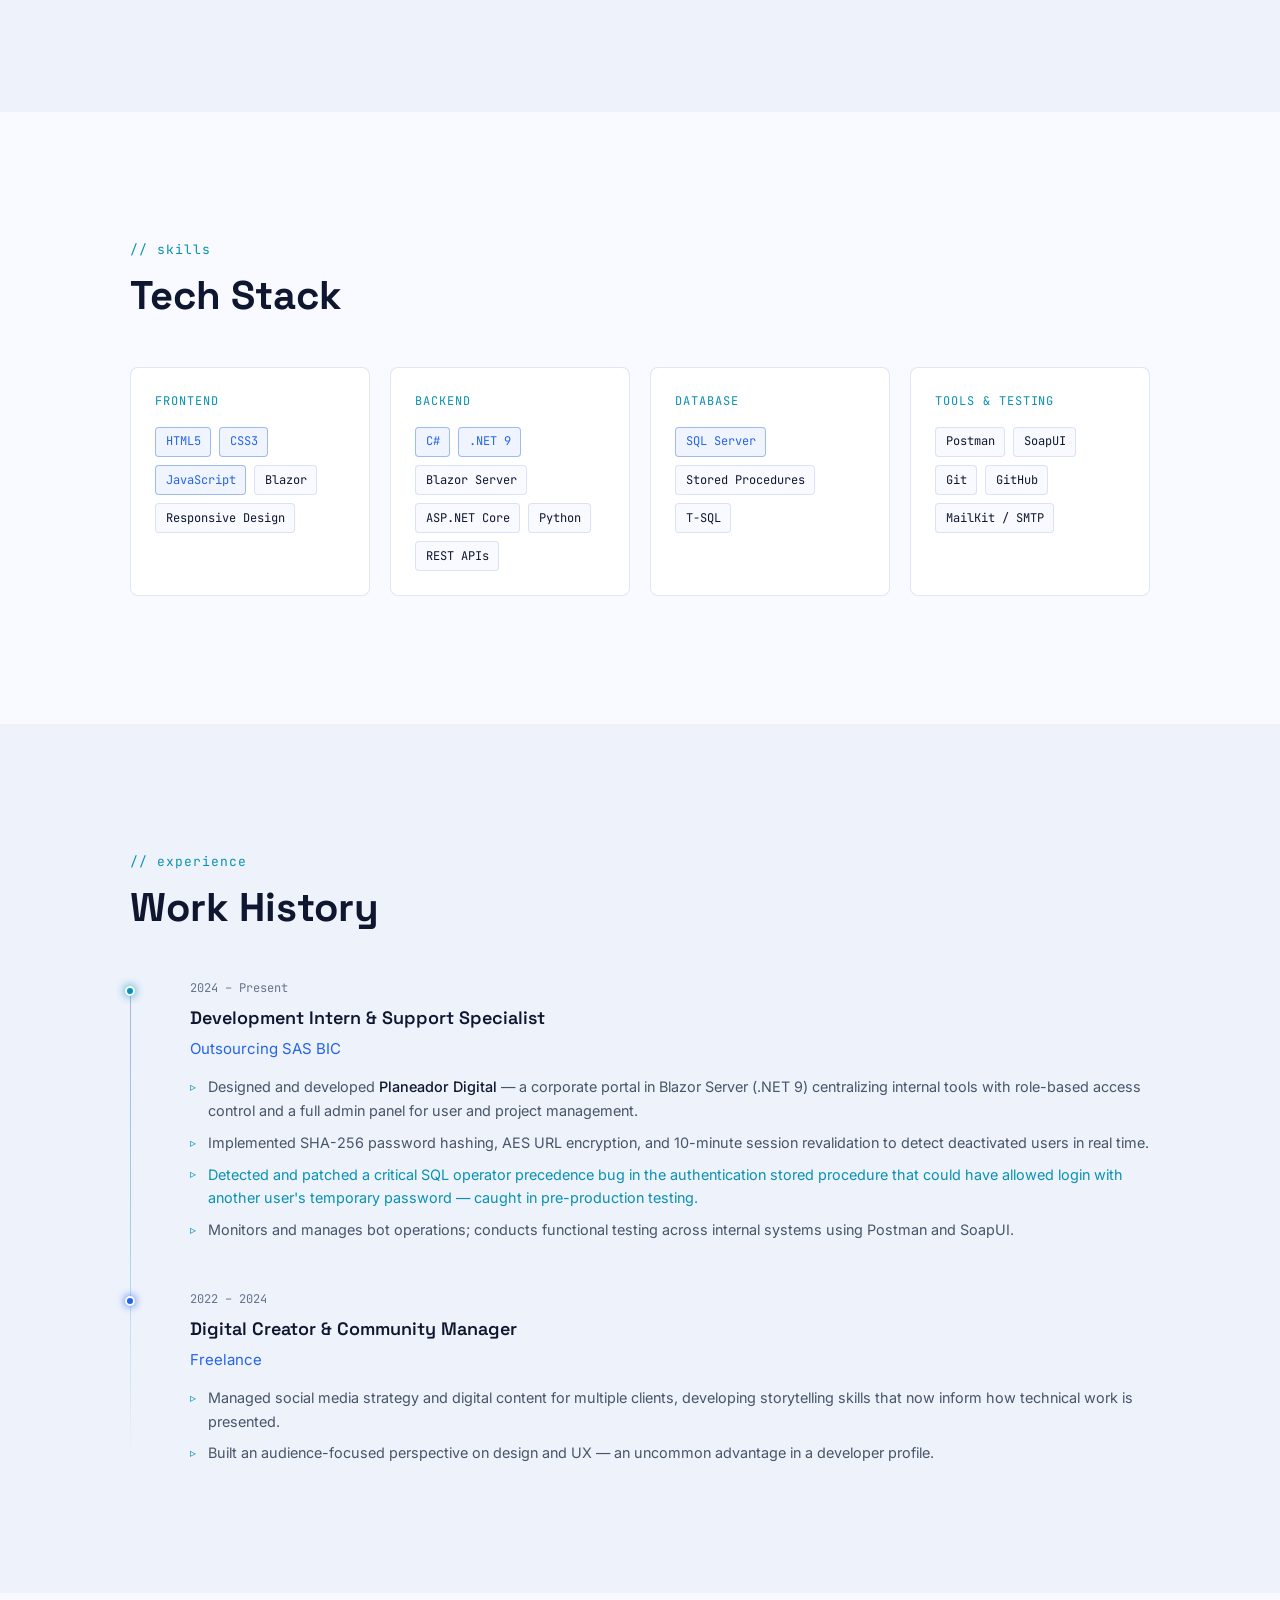
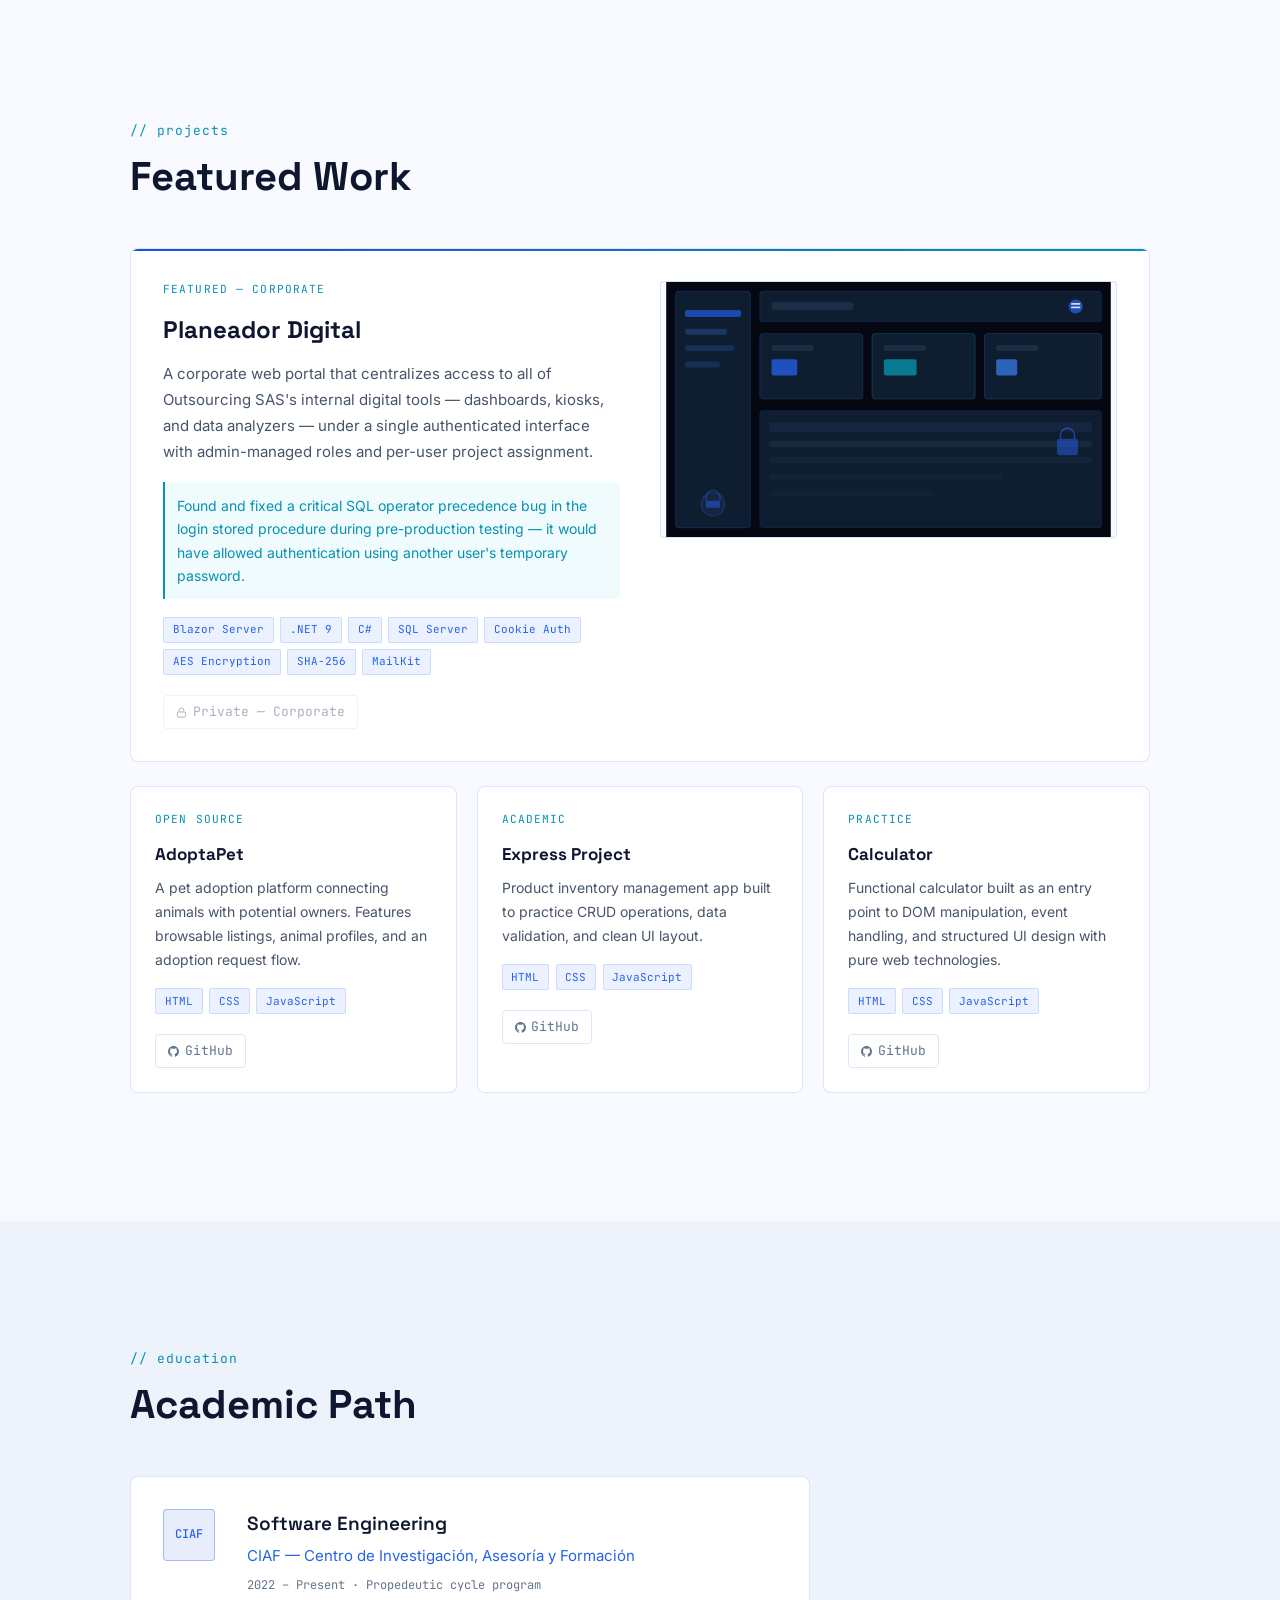
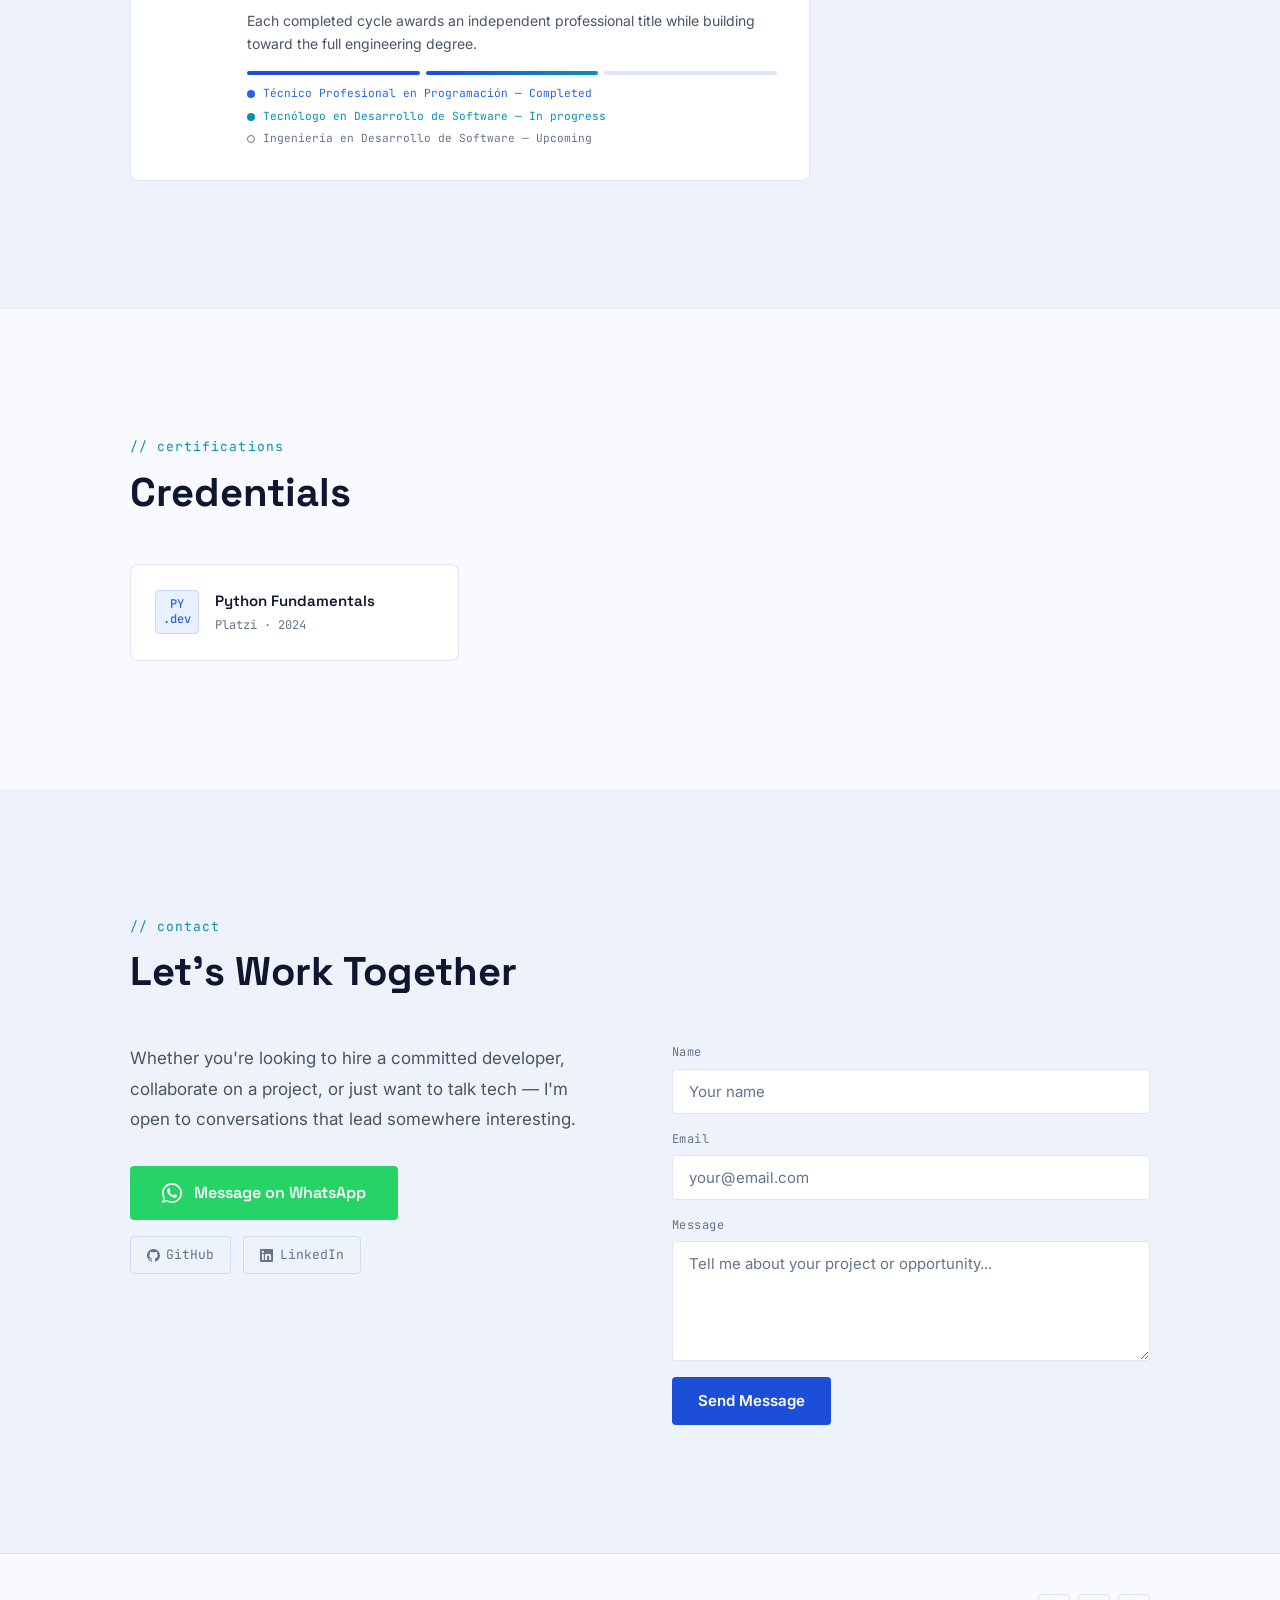
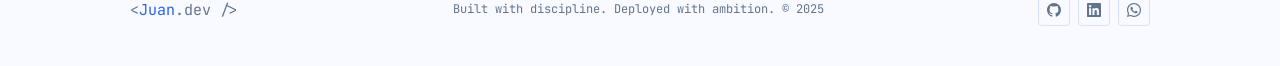
<file: OneDrive - Outsourcing S.A/Nueva carpeta/OneDrive - Outsourcing S.A/Escritorio/Proyecto/index.html>
<!DOCTYPE html>
<html lang="en">
<head>
  <meta charset="UTF-8">
  <meta name="viewport" content="width=device-width, initial-scale=1.0">
  <meta name="description" content="Juan José Castaño — Software Developer from Pereira, Colombia. Specializing in .NET, Blazor, C#, and web development.">
  <title>Juan.dev — Software Developer</title>

  <!-- Fonts -->
  <link rel="preconnect" href="https://fonts.googleapis.com">
  <link rel="preconnect" href="https://fonts.gstatic.com" crossorigin>
  <link href="https://fonts.googleapis.com/css2?family=Space+Grotesk:wght@400;600;700&family=Inter:wght@400;500&family=JetBrains+Mono:wght@400;500&display=swap" rel="stylesheet">

  <!-- Styles -->
  <link rel="stylesheet" href="css/styles.css">
</head>
<body>

<!-- NAV -->
<nav role="navigation" aria-label="Main">
  <div class="container nav-in">
    <a href="#hero" class="nav-brand">&lt;<em>Juan</em>.dev /&gt;</a>
    <ul class="nav-links" role="list">
      <li><a href="#about" data-i18n="nav.about">About</a></li>
      <li><a href="#skills" data-i18n="nav.skills">Skills</a></li>
      <li><a href="#experience" data-i18n="nav.exp">Experience</a></li>
      <li><a href="#projects" data-i18n="nav.proj">Projects</a></li>
      <li><a href="#education" data-i18n="nav.edu">Education</a></li>
      <li><a href="#contact" data-i18n="nav.contact">Contact</a></li>
    </ul>
    <div class="nav-ctrl">
      <button class="ibtn" id="lang-btn" aria-label="Toggle language">EN</button>
      <button class="ibtn" id="theme-btn" aria-label="Toggle theme">☽</button>
      <button class="ham" id="menu-btn" aria-label="Open menu" aria-expanded="false">
        <span></span><span></span><span></span>
      </button>
    </div>
  </div>
</nav>

<div class="mnav" id="mnav" role="dialog" aria-label="Mobile menu">
  <a href="#about" data-i18n="nav.about">About</a>
  <a href="#skills" data-i18n="nav.skills">Skills</a>
  <a href="#experience" data-i18n="nav.exp">Experience</a>
  <a href="#projects" data-i18n="nav.proj">Projects</a>
  <a href="#education" data-i18n="nav.edu">Education</a>
  <a href="#contact" data-i18n="nav.contact">Contact</a>
</div>

<!-- HERO -->
<section id="hero">
  <canvas id="pcanvas" aria-hidden="true"></canvas>
  <div class="container">
    <div class="hero-c">
      <p class="hero-prompt" data-i18n="hero.tag">Software Developer</p>
      <h1 class="hero-name">Juan<span class="dot">.</span>dev<span class="hero-cur" aria-hidden="true"></span></h1>
      <p class="hero-role">
        <span data-i18n="hero.pre">Building </span><span class="typed" id="typed" aria-live="polite"></span>
      </p>
      <p class="hero-loc">
        <svg width="11" height="11" viewBox="0 0 24 24" fill="none" stroke="currentColor" stroke-width="2" aria-hidden="true"><path d="M12 2C8.13 2 5 5.13 5 9c0 5.25 7 13 7 13s7-7.75 7-13c0-3.87-3.13-7-7-7z"/><circle cx="12" cy="9" r="2.5"/></svg>
        Pereira, Colombia
      </p>
      <div class="hero-ctas">
        <a href="https://wa.me/573158350258" class="btn-p" target="_blank" rel="noopener">
          <svg width="15" height="15" viewBox="0 0 24 24" fill="currentColor" aria-hidden="true"><path d="M17.472 14.382c-.297-.149-1.758-.867-2.03-.967-.273-.099-.471-.148-.67.15-.197.297-.767.966-.94 1.164-.173.199-.347.223-.644.075-.297-.15-1.255-.463-2.39-1.475-.883-.788-1.48-1.761-1.653-2.059-.173-.297-.018-.458.13-.606.134-.133.298-.347.446-.52.149-.174.198-.298.298-.497.099-.198.05-.371-.025-.52-.075-.149-.669-1.612-.916-2.207-.242-.579-.487-.5-.669-.51-.173-.008-.371-.01-.57-.01-.198 0-.52.074-.792.372-.272.297-1.04 1.016-1.04 2.479 0 1.462 1.065 2.875 1.213 3.074.149.198 2.096 3.2 5.077 4.487.709.306 1.262.489 1.694.625.712.227 1.36.195 1.871.118.571-.085 1.758-.719 2.006-1.413.248-.694.248-1.289.173-1.413-.074-.124-.272-.198-.57-.347z"/><path d="M12 0C5.373 0 0 5.373 0 12c0 2.125.558 4.122 1.533 5.855L.057 23.882l6.163-1.617A11.945 11.945 0 0012 24c6.627 0 12-5.373 12-12S18.627 0 12 0zm0 22c-1.893 0-3.659-.524-5.168-1.432l-.371-.22-3.85 1.011 1.03-3.756-.242-.387A9.944 9.944 0 012 12C2 6.477 6.477 2 12 2s10 4.477 10 10-4.477 10-10 10z"/></svg>
          <span data-i18n="hero.cta1">Contact on WhatsApp</span>
        </a>
        <a href="#projects" class="btn-o">
          <span data-i18n="hero.cta2">View My Work</span>
          <svg width="13" height="13" viewBox="0 0 24 24" fill="none" stroke="currentColor" stroke-width="2.5" aria-hidden="true"><path d="M5 12h14M12 5l7 7-7 7"/></svg>
        </a>
      </div>
    </div>
  </div>
  <div class="scroll-h" aria-hidden="true">
    <span style="font-family:var(--ff-m);font-size:.6875rem">scroll</span>
    <svg width="13" height="13" viewBox="0 0 24 24" fill="none" stroke="currentColor" stroke-width="2"><path d="M12 5v14M5 12l7 7 7-7"/></svg>
  </div>
</section>

<!-- ABOUT -->
<section id="about">
  <div class="container">
    <p class="eyebrow">// about</p>
    <h2 class="st" data-i18n="about.h">Who I Am</h2>
    <div class="about-g">
      <div class="about-t rev">
        <p data-i18n="about.p1">I'm a 22-year-old software developer from Pereira, Colombia, currently studying Software Engineering at CIAF and gaining real-world experience as a Development Intern at Outsourcing SAS BIC.</p>
        <p data-i18n="about.p2">I built most of my skills through consistent self-learning — combining formal education with hands-on projects and professional challenges. What drives me is turning complex problems into secure, well-structured solutions.</p>
        <p data-i18n="about.p3">Beyond the code, I'm drawn to gaming, music, travel, the gym, and reading. I think broad curiosity makes a better developer.</p>
        <div class="chips" aria-label="Interests">
          <span class="chip" data-i18n="int.gaming">Gaming</span>
          <span class="chip" data-i18n="int.travel">Travel</span>
          <span class="chip" data-i18n="int.music">Music</span>
          <span class="chip" data-i18n="int.gym">Gym</span>
          <span class="chip" data-i18n="int.reading">Reading</span>
        </div>
      </div>
      <div class="rev" style="transition-delay:.12s">
        <div class="stats">
          <div class="stat"><div class="stat-v">22</div><div class="stat-l" data-i18n="stat.age">years old</div></div>
          <div class="stat"><div class="stat-v">6+</div><div class="stat-l" data-i18n="stat.months">months professional</div></div>
          <div class="stat"><div class="stat-v">4+</div><div class="stat-l" data-i18n="stat.proj">projects shipped</div></div>
          <div class="stat"><div class="stat-v">&#x221E;</div><div class="stat-l" data-i18n="stat.learn">learning streak</div></div>
        </div>
      </div>
    </div>
  </div>
</section>

<!-- SKILLS -->
<section id="skills">
  <div class="container">
    <p class="eyebrow">// skills</p>
    <h2 class="st" data-i18n="sk.h">Tech Stack</h2>
    <div class="sk-g">
      <div class="sk-cat rev">
        <div class="sk-cat-l">Frontend</div>
        <div class="sk-tags">
          <span class="sk-t hi">HTML5</span><span class="sk-t hi">CSS3</span>
          <span class="sk-t hi">JavaScript</span><span class="sk-t">Blazor</span>
          <span class="sk-t">Responsive Design</span>
        </div>
      </div>
      <div class="sk-cat rev" style="transition-delay:.08s">
        <div class="sk-cat-l">Backend</div>
        <div class="sk-tags">
          <span class="sk-t hi">C#</span><span class="sk-t hi">.NET 9</span>
          <span class="sk-t">Blazor Server</span><span class="sk-t">ASP.NET Core</span>
          <span class="sk-t">Python</span><span class="sk-t">REST APIs</span>
        </div>
      </div>
      <div class="sk-cat rev" style="transition-delay:.16s">
        <div class="sk-cat-l">Database</div>
        <div class="sk-tags">
          <span class="sk-t hi">SQL Server</span>
          <span class="sk-t">Stored Procedures</span>
          <span class="sk-t">T-SQL</span>
        </div>
      </div>
      <div class="sk-cat rev" style="transition-delay:.24s">
        <div class="sk-cat-l">Tools &amp; Testing</div>
        <div class="sk-tags">
          <span class="sk-t">Postman</span><span class="sk-t">SoapUI</span>
          <span class="sk-t">Git</span><span class="sk-t">GitHub</span>
          <span class="sk-t">MailKit / SMTP</span>
        </div>
      </div>
    </div>
  </div>
</section>

<!-- EXPERIENCE -->
<section id="experience">
  <div class="container">
    <p class="eyebrow">// experience</p>
    <h2 class="st" data-i18n="exp.h">Work History</h2>
    <div class="tl">
      <div class="tl-item rev">
        <div class="tl-dot now"></div>
        <div class="tl-per" data-i18n="exp1.per">2024 – Present</div>
        <div class="tl-role" data-i18n="exp1.role">Development Intern &amp; Support Specialist</div>
        <div class="tl-co">Outsourcing SAS BIC</div>
        <ul class="tl-list">
          <li data-i18n="exp1.b1">Designed and developed <strong>Planeador Digital</strong> — a corporate portal in Blazor Server (.NET 9) centralizing internal tools with role-based access control and a full admin panel for user and project management.</li>
          <li data-i18n="exp1.b2">Implemented SHA-256 password hashing, AES URL encryption, and 10-minute session revalidation to detect deactivated users in real time.</li>
          <li class="hi-note" data-i18n="exp1.b3">Detected and patched a critical SQL operator precedence bug in the authentication stored procedure that could have allowed login with another user's temporary password — caught in pre-production testing.</li>
          <li data-i18n="exp1.b4">Monitors and manages bot operations; conducts functional testing across internal systems using Postman and SoapUI.</li>
        </ul>
      </div>
      <div class="tl-item rev" style="transition-delay:.15s">
        <div class="tl-dot"></div>
        <div class="tl-per" data-i18n="exp2.per">2022 – 2024</div>
        <div class="tl-role" data-i18n="exp2.role">Digital Creator &amp; Community Manager</div>
        <div class="tl-co" data-i18n="exp2.co">Freelance</div>
        <ul class="tl-list">
          <li data-i18n="exp2.b1">Managed social media strategy and digital content for multiple clients, developing storytelling and communication skills that now inform how technical work is presented.</li>
          <li data-i18n="exp2.b2">Built an audience-focused perspective on design and UX — an uncommon advantage in a developer profile.</li>
        </ul>
      </div>
    </div>
  </div>
</section>

<!-- PROJECTS -->
<section id="projects">
  <div class="container">
    <p class="eyebrow">// projects</p>
    <h2 class="st" data-i18n="proj.h">Featured Work</h2>

    <div class="proj-feat rev">
      <div>
        <div class="proj-lbl" data-i18n="proj1.lbl">Featured — Corporate</div>
        <div class="proj-name">Planeador Digital</div>
        <p class="proj-desc" data-i18n="proj1.desc">A corporate web portal that centralizes access to all of Outsourcing SAS's internal digital tools — dashboards, kiosks, and data analyzers — under a single authenticated interface with admin-managed roles and per-user project assignment.</p>
        <div class="proj-note" data-i18n="proj1.note">Found and fixed a critical SQL operator precedence bug in the login stored procedure during pre-production testing — it would have allowed authentication using another user's temporary password.</div>
        <div class="stacks">
          <span class="st-tag">Blazor Server</span><span class="st-tag">.NET 9</span>
          <span class="st-tag">C#</span><span class="st-tag">SQL Server</span>
          <span class="st-tag">Cookie Auth</span><span class="st-tag">AES Encryption</span>
          <span class="st-tag">SHA-256</span><span class="st-tag">MailKit</span>
        </div>
        <div class="proj-links">
          <span class="plink locked" aria-label="Private repository">
            <svg width="11" height="11" viewBox="0 0 24 24" fill="none" stroke="currentColor" stroke-width="2"><rect x="3" y="11" width="18" height="11" rx="2"/><path d="M7 11V7a5 5 0 0110 0v4"/></svg>
            <span data-i18n="proj1.lock">Private — Corporate</span>
          </span>
        </div>
      </div>
      <div class="proj-vis" aria-hidden="true">
        <svg viewBox="0 0 380 218" width="100%" height="100%" xmlns="http://www.w3.org/2000/svg" style="display:block">
          <rect width="380" height="218" fill="#050810"/>
          <rect x="8" y="8" width="64" height="202" rx="3" fill="#0f1d30" stroke="#2563eb" stroke-opacity=".22" stroke-width="1"/>
          <rect x="16" y="24" width="48" height="6" rx="2" fill="#2563eb" opacity=".65"/>
          <rect x="16" y="40" width="36" height="5" rx="2" fill="#3b82f6" opacity=".25"/>
          <rect x="16" y="54" width="42" height="5" rx="2" fill="#3b82f6" opacity=".18"/>
          <rect x="16" y="68" width="30" height="5" rx="2" fill="#3b82f6" opacity=".18"/>
          <circle cx="40" cy="190" r="10" fill="#162540" stroke="#2563eb" stroke-opacity=".3" stroke-width="1"/>
          <rect x="34" y="187" width="12" height="6" rx="1" fill="#2563eb" opacity=".5"/>
          <path d="M34 187v-3a6 6 0 0112 0v3" stroke="#2563eb" stroke-opacity=".5" stroke-width="1" fill="none"/>
          <rect x="80" y="8" width="292" height="26" rx="3" fill="#0f1d30" stroke="#2563eb" stroke-opacity=".18" stroke-width="1"/>
          <rect x="90" y="17" width="70" height="7" rx="2" fill="#1e2d45"/>
          <circle cx="350" cy="21" r="6" fill="#2563eb" opacity=".7"/>
          <rect x="346" y="18" width="8" height="1.5" rx=".75" fill="#fff" opacity=".8"/>
          <rect x="346" y="21" width="8" height="1.5" rx=".75" fill="#fff" opacity=".8"/>
          <rect x="80" y="44" width="88" height="56" rx="3" fill="#0f1d30" stroke="#2563eb" stroke-opacity=".22" stroke-width="1"/>
          <rect x="90" y="54" width="36" height="5" rx="2" fill="#1e2d45"/>
          <rect x="90" y="66" width="22" height="14" rx="2" fill="#2563eb" opacity=".75"/>
          <rect x="176" y="44" width="88" height="56" rx="3" fill="#0f1d30" stroke="#06b6d4" stroke-opacity=".22" stroke-width="1"/>
          <rect x="186" y="54" width="36" height="5" rx="2" fill="#1e2d45"/>
          <rect x="186" y="66" width="28" height="14" rx="2" fill="#06b6d4" opacity=".6"/>
          <rect x="272" y="44" width="100" height="56" rx="3" fill="#0f1d30" stroke="#3b82f6" stroke-opacity=".22" stroke-width="1"/>
          <rect x="282" y="54" width="36" height="5" rx="2" fill="#1e2d45"/>
          <rect x="282" y="66" width="18" height="14" rx="2" fill="#3b82f6" opacity=".7"/>
          <rect x="80" y="110" width="292" height="100" rx="3" fill="#0f1d30" stroke="#2563eb" stroke-opacity=".14" stroke-width="1"/>
          <rect x="88" y="120" width="276" height="8" rx="2" fill="#162540"/>
          <rect x="88" y="136" width="276" height="5" rx="2" fill="#1e2d45" opacity=".7"/>
          <rect x="88" y="150" width="276" height="5" rx="2" fill="#1e2d45" opacity=".5"/>
          <rect x="88" y="164" width="200" height="5" rx="2" fill="#1e2d45" opacity=".35"/>
          <rect x="88" y="178" width="140" height="5" rx="2" fill="#1e2d45" opacity=".22"/>
          <rect x="334" y="134" width="18" height="14" rx="2" fill="#2563eb" opacity=".5"/>
          <path d="M337 134v-3a6 6 0 0112 0v3" stroke="#2563eb" stroke-opacity=".6" stroke-width="1.2" fill="none"/>
        </svg>
      </div>
    </div>

    <div class="pmg">
      <div class="pc rev">
        <div class="proj-lbl">Open Source</div>
        <div class="proj-name">AdoptaPet</div>
        <p class="proj-desc" data-i18n="ap.desc">A pet adoption platform connecting animals with potential owners. Features browsable listings, animal profiles, and an adoption request flow.</p>
        <div class="stacks"><span class="st-tag">HTML</span><span class="st-tag">CSS</span><span class="st-tag">JavaScript</span></div>
        <div class="proj-links" style="margin-top:1rem">
          <a href="https://github.com/Juanjorcasta/AdoptaPet" class="plink" target="_blank" rel="noopener">
            <svg width="11" height="11" viewBox="0 0 24 24" fill="currentColor"><path d="M12 0C5.374 0 0 5.373 0 12c0 5.302 3.438 9.8 8.207 11.387.599.111.793-.261.793-.577v-2.234c-3.338.726-4.033-1.416-4.033-1.416-.546-1.387-1.333-1.756-1.333-1.756-1.089-.745.083-.729.083-.729 1.205.084 1.839 1.237 1.839 1.237 1.07 1.834 2.807 1.304 3.492.997.107-.775.418-1.305.762-1.604-2.665-.305-5.467-1.334-5.467-5.931 0-1.311.469-2.381 1.236-3.221-.124-.303-.535-1.524.117-3.176 0 0 1.008-.322 3.301 1.23A11.509 11.509 0 0112 5.803c1.02.005 2.047.138 3.006.404 2.291-1.552 3.297-1.23 3.297-1.23.653 1.653.242 2.874.118 3.176.77.84 1.235 1.911 1.235 3.221 0 4.609-2.807 5.624-5.479 5.921.43.372.823 1.102.823 2.222v3.293c0 .319.192.694.801.576C20.566 21.797 24 17.3 24 12c0-6.627-5.373-12-12-12z"/></svg>
            GitHub
          </a>
        </div>
      </div>
      <div class="pc rev" style="transition-delay:.08s">
        <div class="proj-lbl" data-i18n="inv.lbl">Academic</div>
        <div class="proj-name" data-i18n="inv.name">Express Project</div>
        <p class="proj-desc" data-i18n="inv.desc">Product inventory management app built to practice CRUD operations, data validation, and clean UI layout.</p>
        <div class="stacks"><span class="st-tag">HTML</span><span class="st-tag">CSS</span><span class="st-tag">JavaScript</span></div>
        <div class="proj-links" style="margin-top:1rem">
          <a href="https://github.com/Juanjorcasta/Express" class="plink" target="_blank" rel="noopener">
            <svg width="11" height="11" viewBox="0 0 24 24" fill="currentColor"><path d="M12 0C5.374 0 0 5.373 0 12c0 5.302 3.438 9.8 8.207 11.387.599.111.793-.261.793-.577v-2.234c-3.338.726-4.033-1.416-4.033-1.416-.546-1.387-1.333-1.756-1.333-1.756-1.089-.745.083-.729.083-.729 1.205.084 1.839 1.237 1.839 1.237 1.07 1.834 2.807 1.304 3.492.997.107-.775.418-1.305.762-1.604-2.665-.305-5.467-1.334-5.467-5.931 0-1.311.469-2.381 1.236-3.221-.124-.303-.535-1.524.117-3.176 0 0 1.008-.322 3.301 1.23A11.509 11.509 0 0112 5.803c1.02.005 2.047.138 3.006.404 2.291-1.552 3.297-1.23 3.297-1.23.653 1.653.242 2.874.118 3.176.77.84 1.235 1.911 1.235 3.221 0 4.609-2.807 5.624-5.479 5.921.43.372.823 1.102.823 2.222v3.293c0 .319.192.694.801.576C20.566 21.797 24 17.3 24 12c0-6.627-5.373-12-12-12z"/></svg>
            GitHub
          </a>
        </div>
      </div>
      <div class="pc rev" style="transition-delay:.16s">
        <div class="proj-lbl" data-i18n="calc.lbl">Practice</div>
        <div class="proj-name" data-i18n="calc.name">Calculator</div>
        <p class="proj-desc" data-i18n="calc.desc">Functional calculator built as an entry point to DOM manipulation, event handling, and structured UI design with pure web technologies.</p>
        <div class="stacks"><span class="st-tag">HTML</span><span class="st-tag">CSS</span><span class="st-tag">JavaScript</span></div>
        <div class="proj-links" style="margin-top:1rem">
          <a href="https://github.com/Juanjorcasta" class="plink" target="_blank" rel="noopener">
            <svg width="11" height="11" viewBox="0 0 24 24" fill="currentColor"><path d="M12 0C5.374 0 0 5.373 0 12c0 5.302 3.438 9.8 8.207 11.387.599.111.793-.261.793-.577v-2.234c-3.338.726-4.033-1.416-4.033-1.416-.546-1.387-1.333-1.756-1.333-1.756-1.089-.745.083-.729.083-.729 1.205.084 1.839 1.237 1.839 1.237 1.07 1.834 2.807 1.304 3.492.997.107-.775.418-1.305.762-1.604-2.665-.305-5.467-1.334-5.467-5.931 0-1.311.469-2.381 1.236-3.221-.124-.303-.535-1.524.117-3.176 0 0 1.008-.322 3.301 1.23A11.509 11.509 0 0112 5.803c1.02.005 2.047.138 3.006.404 2.291-1.552 3.297-1.23 3.297-1.23.653 1.653.242 2.874.118 3.176.77.84 1.235 1.911 1.235 3.221 0 4.609-2.807 5.624-5.479 5.921.43.372.823 1.102.823 2.222v3.293c0 .319.192.694.801.576C20.566 21.797 24 17.3 24 12c0-6.627-5.373-12-12-12z"/></svg>
            GitHub
          </a>
        </div>
      </div>
    </div>
  </div>
</section>

<!-- EDUCATION -->
<section id="education">
  <div class="container">
    <p class="eyebrow">// education</p>
    <h2 class="st" data-i18n="edu.h">Academic Path</h2>
    <div class="edu-c rev">
      <div class="edu-badge">CIAF</div>
      <div>
        <div class="edu-deg" data-i18n="edu.deg">Software Engineering</div>
        <div class="edu-inst">CIAF — Centro de Investigación, Asesoría y Formación</div>
        <div class="edu-per" data-i18n="edu.per">2022 – Present · Propedeutic cycle program</div>
        <div class="edu-note" data-i18n="edu.note">Each completed cycle awards an independent professional title while building toward the full engineering degree.</div>
        <div class="cycle-bar">
          <div class="cyc done"></div>
          <div class="cyc active"></div>
          <div class="cyc"></div>
        </div>
        <div class="cyc-labels">
          <span class="cyc-l done" data-i18n="cyc1">Técnico Profesional en Programación — Completed</span>
          <span class="cyc-l now" data-i18n="cyc2">Tecnólogo en Desarrollo de Software — In progress</span>
          <span class="cyc-l todo" data-i18n="cyc3">Ingeniería en Desarrollo de Software — Upcoming</span>
        </div>
      </div>
    </div>
  </div>
</section>

<!-- CERTIFICATIONS -->
<section id="certifications">
  <div class="container">
    <p class="eyebrow">// certifications</p>
    <h2 class="st" data-i18n="cert.h">Credentials</h2>
    <div class="cert-g">
      <div class="cert-c rev">
        <div class="cert-ico">PY<br>.dev</div>
        <div>
          <div class="cert-n" data-i18n="cert1.n">Python Fundamentals</div>
          <div class="cert-i">Platzi · 2024</div>
        </div>
      </div>
    </div>
  </div>
</section>

<!-- CONTACT -->
<section id="contact">
  <div class="container">
    <p class="eyebrow">// contact</p>
    <h2 class="st" data-i18n="ct.h">Let's Work Together</h2>
    <div class="contact-g">
      <div class="rev">
        <div class="contact-intro">
          <p data-i18n="ct.p">Whether you're looking to hire a committed developer, collaborate on a project, or just want to talk tech — I'm open to conversations that lead somewhere interesting.</p>
        </div>
        <a href="https://wa.me/573158350258" class="wa-btn" target="_blank" rel="noopener">
          <svg width="20" height="20" viewBox="0 0 24 24" fill="currentColor" aria-hidden="true"><path d="M17.472 14.382c-.297-.149-1.758-.867-2.03-.967-.273-.099-.471-.148-.67.15-.197.297-.767.966-.94 1.164-.173.199-.347.223-.644.075-.297-.15-1.255-.463-2.39-1.475-.883-.788-1.48-1.761-1.653-2.059-.173-.297-.018-.458.13-.606.134-.133.298-.347.446-.52.149-.174.198-.298.298-.497.099-.198.05-.371-.025-.52-.075-.149-.669-1.612-.916-2.207-.242-.579-.487-.5-.669-.51-.173-.008-.371-.01-.57-.01-.198 0-.52.074-.792.372-.272.297-1.04 1.016-1.04 2.479 0 1.462 1.065 2.875 1.213 3.074.149.198 2.096 3.2 5.077 4.487.709.306 1.262.489 1.694.625.712.227 1.36.195 1.871.118.571-.085 1.758-.719 2.006-1.413.248-.694.248-1.289.173-1.413-.074-.124-.272-.198-.57-.347z"/><path d="M12 0C5.373 0 0 5.373 0 12c0 2.125.558 4.122 1.533 5.855L.057 23.882l6.163-1.617A11.945 11.945 0 0012 24c6.627 0 12-5.373 12-12S18.627 0 12 0zm0 22c-1.893 0-3.659-.524-5.168-1.432l-.371-.22-3.85 1.011 1.03-3.756-.242-.387A9.944 9.944 0 012 12C2 6.477 6.477 2 12 2s10 4.477 10 10-4.477 10-10 10z"/></svg>
          <span data-i18n="ct.wa">Message on WhatsApp</span>
        </a>
        <div class="c-links">
          <a href="https://github.com/Juanjorcasta" class="c-link" target="_blank" rel="noopener">
            <svg width="13" height="13" viewBox="0 0 24 24" fill="currentColor"><path d="M12 0C5.374 0 0 5.373 0 12c0 5.302 3.438 9.8 8.207 11.387.599.111.793-.261.793-.577v-2.234c-3.338.726-4.033-1.416-4.033-1.416-.546-1.387-1.333-1.756-1.333-1.756-1.089-.745.083-.729.083-.729 1.205.084 1.839 1.237 1.839 1.237 1.07 1.834 2.807 1.304 3.492.997.107-.775.418-1.305.762-1.604-2.665-.305-5.467-1.334-5.467-5.931 0-1.311.469-2.381 1.236-3.221-.124-.303-.535-1.524.117-3.176 0 0 1.008-.322 3.301 1.23A11.509 11.509 0 0112 5.803c1.02.005 2.047.138 3.006.404 2.291-1.552 3.297-1.23 3.297-1.23.653 1.653.242 2.874.118 3.176.77.84 1.235 1.911 1.235 3.221 0 4.609-2.807 5.624-5.479 5.921.43.372.823 1.102.823 2.222v3.293c0 .319.192.694.801.576C20.566 21.797 24 17.3 24 12c0-6.627-5.373-12-12-12z"/></svg>
            GitHub
          </a>
          <a href="https://www.linkedin.com/in/juan-jos%C3%A9-casta%C3%B1o-aa33a7367/" class="c-link" target="_blank" rel="noopener">
            <svg width="13" height="13" viewBox="0 0 24 24" fill="currentColor"><path d="M20.447 20.452h-3.554v-5.569c0-1.328-.027-3.037-1.852-3.037-1.853 0-2.136 1.445-2.136 2.939v5.667H9.351V9h3.414v1.561h.046c.477-.9 1.637-1.85 3.37-1.85 3.601 0 4.267 2.37 4.267 5.455v6.286zM5.337 7.433a2.062 2.062 0 01-2.063-2.065 2.064 2.064 0 112.063 2.065zm1.782 13.019H3.555V9h3.564v11.452zM22.225 0H1.771C.792 0 0 .774 0 1.729v20.542C0 23.227.792 24 1.771 24h20.451C23.2 24 24 23.227 24 22.271V1.729C24 .774 23.2 0 22.222 0h.003z"/></svg>
            LinkedIn
          </a>
        </div>
      </div>
      <form class="cform rev" style="transition-delay:.12s" action="mailto:juanjorcasta@gmail.com" method="post" enctype="text/plain">
        <div class="fg">
          <label for="fname" data-i18n="ct.fn">Name</label>
          <input type="text" id="fname" name="name" placeholder="Your name" required autocomplete="name">
        </div>
        <div class="fg">
          <label for="femail" data-i18n="ct.fe">Email</label>
          <input type="email" id="femail" name="email" placeholder="your@email.com" required autocomplete="email">
        </div>
        <div class="fg">
          <label for="fmsg" data-i18n="ct.fm">Message</label>
          <textarea id="fmsg" name="message" placeholder="Tell me about your project or opportunity..." required></textarea>
        </div>
        <button type="submit" class="btn-p" style="width:fit-content" data-i18n="ct.send">Send Message</button>
      </form>
    </div>
  </div>
</section>

<!-- FOOTER -->
<footer>
  <div class="container foot-in">
    <div class="foot-brand">&lt;<em>Juan</em>.dev /&gt;</div>
    <div class="foot-copy" data-i18n="foot">Built with discipline. Deployed with ambition. &copy; 2025</div>
    <div class="foot-soc">
      <a href="https://github.com/Juanjorcasta" target="_blank" rel="noopener" aria-label="GitHub">
        <svg width="14" height="14" viewBox="0 0 24 24" fill="currentColor"><path d="M12 0C5.374 0 0 5.373 0 12c0 5.302 3.438 9.8 8.207 11.387.599.111.793-.261.793-.577v-2.234c-3.338.726-4.033-1.416-4.033-1.416-.546-1.387-1.333-1.756-1.333-1.756-1.089-.745.083-.729.083-.729 1.205.084 1.839 1.237 1.839 1.237 1.07 1.834 2.807 1.304 3.492.997.107-.775.418-1.305.762-1.604-2.665-.305-5.467-1.334-5.467-5.931 0-1.311.469-2.381 1.236-3.221-.124-.303-.535-1.524.117-3.176 0 0 1.008-.322 3.301 1.23A11.509 11.509 0 0112 5.803c1.02.005 2.047.138 3.006.404 2.291-1.552 3.297-1.23 3.297-1.23.653 1.653.242 2.874.118 3.176.77.84 1.235 1.911 1.235 3.221 0 4.609-2.807 5.624-5.479 5.921.43.372.823 1.102.823 2.222v3.293c0 .319.192.694.801.576C20.566 21.797 24 17.3 24 12c0-6.627-5.373-12-12-12z"/></svg>
      </a>
      <a href="https://www.linkedin.com/in/juan-jos%C3%A9-casta%C3%B1o-aa33a7367/" target="_blank" rel="noopener" aria-label="LinkedIn">
        <svg width="14" height="14" viewBox="0 0 24 24" fill="currentColor"><path d="M20.447 20.452h-3.554v-5.569c0-1.328-.027-3.037-1.852-3.037-1.853 0-2.136 1.445-2.136 2.939v5.667H9.351V9h3.414v1.561h.046c.477-.9 1.637-1.85 3.37-1.85 3.601 0 4.267 2.37 4.267 5.455v6.286zM5.337 7.433a2.062 2.062 0 01-2.063-2.065 2.064 2.064 0 112.063 2.065zm1.782 13.019H3.555V9h3.564v11.452zM22.225 0H1.771C.792 0 0 .774 0 1.729v20.542C0 23.227.792 24 1.771 24h20.451C23.2 24 24 23.227 24 22.271V1.729C24 .774 23.2 0 22.222 0h.003z"/></svg>
      </a>
      <a href="https://wa.me/573158350258" target="_blank" rel="noopener" aria-label="WhatsApp">
        <svg width="14" height="14" viewBox="0 0 24 24" fill="currentColor"><path d="M17.472 14.382c-.297-.149-1.758-.867-2.03-.967-.273-.099-.471-.148-.67.15-.197.297-.767.966-.94 1.164-.173.199-.347.223-.644.075-.297-.15-1.255-.463-2.39-1.475-.883-.788-1.48-1.761-1.653-2.059-.173-.297-.018-.458.13-.606.134-.133.298-.347.446-.52.149-.174.198-.298.298-.497.099-.198.05-.371-.025-.52-.075-.149-.669-1.612-.916-2.207-.242-.579-.487-.5-.669-.51-.173-.008-.371-.01-.57-.01-.198 0-.52.074-.792.372-.272.297-1.04 1.016-1.04 2.479 0 1.462 1.065 2.875 1.213 3.074.149.198 2.096 3.2 5.077 4.487.709.306 1.262.489 1.694.625.712.227 1.36.195 1.871.118.571-.085 1.758-.719 2.006-1.413.248-.694.248-1.289.173-1.413-.074-.124-.272-.198-.57-.347z"/><path d="M12 0C5.373 0 0 5.373 0 12c0 2.125.558 4.122 1.533 5.855L.057 23.882l6.163-1.617A11.945 11.945 0 0012 24c6.627 0 12-5.373 12-12S18.627 0 12 0zm0 22c-1.893 0-3.659-.524-5.168-1.432l-.371-.22-3.85 1.011 1.03-3.756-.242-.387A9.944 9.944 0 012 12C2 6.477 6.477 2 12 2s10 4.477 10 10-4.477 10-10 10z"/></svg>
      </a>
    </div>
  </div>
</footer>

<!-- Scripts -->
<script src="js/main.js"></script>
</body>
</html>
</file>
<file: OneDrive - Outsourcing S.A/Nueva carpeta/OneDrive - Outsourcing S.A/Escritorio/law/assets/css/style.css>
/* ============================================================
   María Paz García Hernandez — Portafolio profesional
   Sistema de diseño: azul marino + blanco + dorado sutil
   ============================================================ */

:root {
  /* Paleta */
  --color-navy: #0a1f33;
  --color-navy-dark: #071624;
  --color-navy-soft: #12314e;
  --color-white: #ffffff;
  --color-gray-light: #f5f6f8;
  --color-gray-mid: #e4e7ec;
  --color-gray-dark: #3a3f47;
  --color-text: #2c313a;
  --color-gold: #c9a34e;
  --color-gold-light: #e4cf9c;
  --color-gold-soft: rgba(201, 163, 78, 0.12);

  /* Tipografía */
  --font-heading: 'Playfair Display', Georgia, serif;
  --font-body: 'Inter', -apple-system, BlinkMacSystemFont, 'Segoe UI', sans-serif;

  /* Otros */
  --radius-sm: 6px;
  --radius-md: 12px;
  --radius-lg: 20px;
  --shadow-sm: 0 4px 16px rgba(10, 31, 51, 0.06);
  --shadow-md: 0 12px 32px rgba(10, 31, 51, 0.1);
  --shadow-lg: 0 20px 50px rgba(10, 31, 51, 0.16);
  --transition-base: 0.3s cubic-bezier(0.4, 0, 0.2, 1);
  --navbar-height: 84px;
}

/* ============================================================
   BASE
   ============================================================ */
*,
*::before,
*::after {
  box-sizing: border-box;
}

html {
  scroll-behavior: smooth;
}

body {
  font-family: var(--font-body);
  color: var(--color-text);
  background-color: var(--color-white);
  overflow-x: hidden;
  font-size: 16px;
  line-height: 1.7;
}

h1, h2, h3, h4 {
  font-family: var(--font-heading);
  color: var(--color-navy);
  font-weight: 600;
  margin: 0;
}

p {
  margin: 0 0 1rem;
}

a {
  text-decoration: none;
  color: inherit;
}

img {
  max-width: 100%;
  height: auto;
  display: block;
}

.container {
  max-width: 1200px;
}

/* Skip link (accesibilidad) */
.skip-link {
  position: absolute;
  top: -100px;
  left: 1rem;
  background: var(--color-navy);
  color: var(--color-white);
  padding: 0.75rem 1.25rem;
  border-radius: var(--radius-sm);
  z-index: 2000;
  transition: top var(--transition-base);
}

.skip-link:focus {
  top: 1rem;
}

/* Utilidades tipográficas compartidas */
.lp-eyebrow {
  font-family: var(--font-body);
  font-size: 0.8rem;
  font-weight: 600;
  letter-spacing: 3px;
  text-transform: uppercase;
  color: var(--color-gold);
  margin-bottom: 0.75rem;
}

.lp-eyebrow-light {
  color: var(--color-gold-light);
}

.lp-section-title {
  font-size: clamp(1.75rem, 3vw, 2.5rem);
  position: relative;
  padding-bottom: 1.1rem;
  margin-bottom: 1rem;
}

.lp-section-title::after {
  content: '';
  position: absolute;
  left: 0;
  bottom: 0;
  width: 64px;
  height: 3px;
  background: linear-gradient(90deg, var(--color-gold), var(--color-gold-light));
  border-radius: 2px;
}

.text-center .lp-section-title::after {
  left: 50%;
  transform: translateX(-50%);
}

.lp-title-light {
  color: var(--color-white);
}

.lp-section-subtitle {
  color: var(--color-gray-dark);
  max-width: 620px;
  margin: 0 auto;
}

.lp-section-head {
  margin-bottom: 3.5rem;
}

.lp-section {
  padding: 6rem 0;
}

.lp-section-alt {
  background-color: var(--color-gray-light);
}

.lp-section-navy {
  background: linear-gradient(160deg, var(--color-navy) 0%, var(--color-navy-dark) 100%);
}

@media (max-width: 767.98px) {
  .lp-section {
    padding: 4rem 0;
  }
}

/* Botones */
.btn {
  border-radius: var(--radius-sm);
  font-weight: 600;
  padding: 0.75rem 1.75rem;
  transition: all var(--transition-base);
  letter-spacing: 0.3px;
}

.lp-btn-gold {
  background-color: var(--color-gold);
  border: 1px solid var(--color-gold);
  color: var(--color-navy-dark);
}

.lp-btn-gold:hover,
.lp-btn-gold:focus {
  background-color: var(--color-navy);
  border-color: var(--color-navy);
  color: var(--color-white);
  transform: translateY(-2px);
  box-shadow: var(--shadow-md);
}

.lp-btn-outline {
  background-color: transparent;
  border: 1.5px solid var(--color-navy);
  color: var(--color-navy);
}

.lp-btn-outline:hover,
.lp-btn-outline:focus {
  background-color: var(--color-navy);
  color: var(--color-white);
  transform: translateY(-2px);
}

.lp-hero .lp-btn-outline {
  border-color: rgba(255, 255, 255, 0.5);
  color: var(--color-white);
}

.lp-hero .lp-btn-outline:hover {
  background-color: var(--color-white);
  color: var(--color-navy);
}

/* ============================================================
   NAVBAR
   ============================================================ */
.lp-navbar {
  background-color: rgba(10, 31, 51, 0.72);
  backdrop-filter: blur(10px);
  -webkit-backdrop-filter: blur(10px);
  padding: 1.1rem 0;
  transition: all var(--transition-base);
  border-bottom: 1px solid rgba(255, 255, 255, 0.08);
}

.lp-navbar.lp-navbar-scrolled {
  background-color: rgba(7, 22, 36, 0.96);
  padding: 0.6rem 0;
  box-shadow: var(--shadow-md);
}

.lp-brand {
  display: flex;
  flex-direction: column;
  line-height: 1.2;
}

.lp-brand-name {
  font-family: var(--font-heading);
  font-size: 1.35rem;
  color: var(--color-white);
  font-weight: 600;
}

.lp-brand-tag {
  font-size: 0.7rem;
  letter-spacing: 2px;
  text-transform: uppercase;
  color: var(--color-gold-light);
}

.lp-navbar .nav-link {
  color: rgba(255, 255, 255, 0.85);
  font-weight: 500;
  font-size: 0.95rem;
  padding: 0.5rem 1rem;
  position: relative;
  transition: color var(--transition-base);
}

.lp-navbar .nav-link::after {
  content: '';
  position: absolute;
  left: 1rem;
  right: 1rem;
  bottom: 0.25rem;
  height: 2px;
  background-color: var(--color-gold);
  transform: scaleX(0);
  transform-origin: left;
  transition: transform var(--transition-base);
}

.lp-navbar .nav-link:hover,
.lp-navbar .nav-link:focus,
.lp-navbar .nav-link.active {
  color: var(--color-white);
}

.lp-navbar .nav-link:hover::after,
.lp-navbar .nav-link.active::after {
  transform: scaleX(1);
}

.navbar-toggler {
  border: none;
  padding: 0.35rem 0.5rem;
}

.navbar-toggler:focus {
  box-shadow: 0 0 0 2px var(--color-gold);
}

/* ============================================================
   HERO
   ============================================================ */
.lp-hero {
  position: relative;
  padding: calc(var(--navbar-height) + 5rem) 0 6rem;
  background: linear-gradient(155deg, var(--color-navy) 0%, var(--color-navy-dark) 65%);
  color: var(--color-white);
  overflow: hidden;
}

.lp-hero::before {
  content: '';
  position: absolute;
  inset: 0;
  background-image:
    radial-gradient(circle at 85% 20%, rgba(201, 163, 78, 0.12), transparent 45%),
    radial-gradient(circle at 10% 90%, rgba(201, 163, 78, 0.08), transparent 40%);
  pointer-events: none;
}

.lp-hero-title {
  font-size: clamp(2.4rem, 5vw, 3.75rem);
  color: var(--color-white);
  margin-bottom: 0.75rem;
  line-height: 1.1;
}

.lp-hero-subtitle {
  font-family: var(--font-heading);
  font-size: clamp(1.15rem, 2vw, 1.5rem);
  color: var(--color-gold-light);
  font-style: italic;
  font-weight: 500;
  margin-bottom: 1.25rem;
}

.lp-hero-text {
  color: rgba(255, 255, 255, 0.82);
  max-width: 520px;
  margin-bottom: 2rem;
}

.lp-hero-actions {
  margin-bottom: 2.5rem;
}

.lp-hero-indicators {
  margin: 0;
  padding-top: 1.5rem;
  border-top: 1px solid rgba(255, 255, 255, 0.15);
}

.lp-hero-indicators li {
  font-size: 0.9rem;
  color: rgba(255, 255, 255, 0.85);
  display: flex;
  align-items: center;
  gap: 0.5rem;
}

.lp-hero-indicators i {
  color: var(--color-gold);
}

.lp-hero-media {
  position: relative;
  max-width: 420px;
  margin: 0 auto;
}

.lp-hero-img {
  border-radius: var(--radius-lg);
  position: relative;
  z-index: 2;
  box-shadow: var(--shadow-lg);
}

.lp-hero-frame {
  position: absolute;
  top: 22px;
  left: 22px;
  right: -22px;
  bottom: -22px;
  border: 1.5px solid var(--color-gold);
  border-radius: var(--radius-lg);
  z-index: 1;
}

/* ============================================================
   SOBRE MÍ
   ============================================================ */
.lp-about-img {
  border-radius: var(--radius-lg);
  box-shadow: var(--shadow-md);
}

.lp-lead-text {
  font-size: 1.1rem;
  color: var(--color-navy);
  font-weight: 500;
}

.lp-quote {
  font-family: var(--font-heading);
  font-style: italic;
  font-size: 1.25rem;
  color: var(--color-navy);
  border-left: 3px solid var(--color-gold);
  padding-left: 1.25rem;
  margin: 1.75rem 0;
}

.lp-about-subtitle {
  font-family: var(--font-heading);
  font-size: 1.3rem;
  color: var(--color-navy);
  margin: 2.25rem 0 0.9rem;
}

.lp-about-list {
  padding-left: 1.25rem;
  margin-bottom: 1.25rem;
}

.lp-about-list li {
  margin-bottom: 0.75rem;
  color: var(--color-gray-dark);
}

.lp-about-list strong {
  color: var(--color-navy);
}

.lp-about-facts {
  border-top: 1px solid var(--color-gray-mid);
  padding-top: 1.5rem;
}

.lp-about-facts dt {
  color: var(--color-gray-dark);
  font-weight: 500;
}

.lp-about-facts dd {
  color: var(--color-navy);
  font-weight: 600;
}

/* ============================================================
   CARDS — ÁREAS DE PRÁCTICA
   ============================================================ */
.lp-card {
  background: var(--color-white);
  border: 1px solid var(--color-gray-mid);
  border-radius: var(--radius-md);
  padding: 2.25rem 1.75rem;
  height: 100%;
  transition: all var(--transition-base);
  box-shadow: var(--shadow-sm);
  position: relative;
  overflow: hidden;
}

.lp-card::before {
  content: '';
  position: absolute;
  top: 0;
  left: 0;
  right: 0;
  height: 3px;
  background: linear-gradient(90deg, var(--color-gold), var(--color-gold-light));
  transform: scaleX(0);
  transform-origin: left;
  transition: transform var(--transition-base);
}

.lp-card:hover {
  transform: translateY(-8px);
  box-shadow: var(--shadow-md);
  border-color: transparent;
}

.lp-card:hover::before {
  transform: scaleX(1);
}

.lp-card-featured {
  border-color: var(--color-gold-light);
}

.lp-card-featured::before {
  transform: scaleX(1);
}

.lp-card-badge {
  position: absolute;
  top: 1.1rem;
  right: 1.1rem;
  background: var(--color-gold-soft);
  color: var(--color-gold);
  font-size: 0.68rem;
  font-weight: 700;
  letter-spacing: 1px;
  text-transform: uppercase;
  padding: 0.3rem 0.65rem;
  border-radius: 999px;
}

.lp-areas-secondary-head {
  margin: 3.25rem 0 2rem;
}

.lp-areas-secondary-title {
  font-family: var(--font-heading);
  font-size: 1.4rem;
  color: var(--color-navy);
  position: relative;
  display: inline-block;
  padding-bottom: 0.75rem;
}

.lp-areas-secondary-title::after {
  content: '';
  position: absolute;
  left: 50%;
  bottom: 0;
  transform: translateX(-50%);
  width: 48px;
  height: 2px;
  background: linear-gradient(90deg, var(--color-gold), var(--color-gold-light));
}

.lp-card-icon {
  width: 60px;
  height: 60px;
  border-radius: 50%;
  background: var(--color-gold-soft);
  color: var(--color-gold);
  display: flex;
  align-items: center;
  justify-content: center;
  font-size: 1.4rem;
  margin-bottom: 1.25rem;
  transition: all var(--transition-base);
}

.lp-card:hover .lp-card-icon {
  background: var(--color-navy);
  color: var(--color-gold-light);
}

.lp-card-title {
  font-size: 1.25rem;
  margin-bottom: 0.75rem;
}

.lp-card-text {
  color: var(--color-gray-dark);
  font-size: 0.95rem;
}

.lp-card-link {
  display: inline-flex;
  align-items: center;
  gap: 0.4rem;
  font-weight: 600;
  color: var(--color-navy);
  font-size: 0.9rem;
  margin-top: 0.5rem;
  transition: gap var(--transition-base), color var(--transition-base);
}

.lp-card-link i {
  font-size: 0.8rem;
  transition: transform var(--transition-base);
}

.lp-card-link:hover {
  color: var(--color-gold);
  gap: 0.65rem;
}

.lp-card-link:hover i {
  transform: translateX(3px);
}

/* ============================================================
   SERVICIOS
   ============================================================ */
.lp-service {
  text-align: center;
  padding: 2rem 1rem;
  height: 100%;
  border-radius: var(--radius-md);
  transition: all var(--transition-base);
}

.lp-service:hover {
  background-color: var(--color-gray-light);
  transform: translateY(-4px);
}

.lp-service-icon {
  font-size: 2rem;
  color: var(--color-gold);
  margin-bottom: 1.25rem;
}

.lp-service-title {
  font-size: 1.05rem;
  margin-bottom: 0.6rem;
}

.lp-service-text {
  color: var(--color-gray-dark);
  font-size: 0.9rem;
  margin-bottom: 0;
}

/* ============================================================
   POR QUÉ ELEGIRME
   ============================================================ */
.lp-why {
  text-align: center;
  padding: 1rem;
  position: relative;
}

.lp-why-number {
  display: block;
  font-family: var(--font-heading);
  font-size: 2.75rem;
  color: rgba(201, 163, 78, 0.35);
  font-weight: 700;
  line-height: 1;
  margin-bottom: 0.5rem;
}

.lp-why-icon {
  font-size: 1.5rem;
  color: var(--color-gold-light);
  margin-bottom: 0.9rem;
  display: block;
}

.lp-why-title {
  color: var(--color-white);
  font-size: 1.1rem;
  margin-bottom: 0.5rem;
}

.lp-why-text {
  color: rgba(255, 255, 255, 0.72);
  font-size: 0.9rem;
  margin-bottom: 0;
}

/* ============================================================
   TIMELINE / EXPERIENCIA
   ============================================================ */
.lp-timeline {
  position: relative;
  max-width: 760px;
  margin: 0 auto;
  padding-left: 2.5rem;
  border-left: 2px solid var(--color-gray-mid);
}

.lp-timeline-item {
  position: relative;
  padding-bottom: 2.75rem;
}

.lp-timeline-item:last-child {
  padding-bottom: 0;
}

.lp-timeline-item::before {
  content: '';
  position: absolute;
  left: -2.94rem;
  top: 0.3rem;
  width: 14px;
  height: 14px;
  border-radius: 50%;
  background: var(--color-gold);
  border: 3px solid var(--color-white);
  box-shadow: 0 0 0 2px var(--color-gold);
}

.lp-timeline-year {
  display: inline-block;
  font-family: var(--font-heading);
  font-weight: 700;
  color: var(--color-navy);
  font-size: 1.3rem;
  margin-bottom: 0.4rem;
}

.lp-timeline-title {
  font-size: 1.05rem;
  margin-bottom: 0.4rem;
}

.lp-timeline-content p {
  color: var(--color-gray-dark);
  margin-bottom: 0;
  font-size: 0.95rem;
}

/* ============================================================
   TESTIMONIOS
   ============================================================ */
.lp-testimonial {
  background: var(--color-white);
  border-radius: var(--radius-md);
  padding: 2.5rem 2rem;
  height: 100%;
  box-shadow: var(--shadow-sm);
  border: 1px solid var(--color-gray-mid);
  transition: all var(--transition-base);
  margin: 0;
}

.lp-testimonial:hover {
  box-shadow: var(--shadow-md);
  transform: translateY(-6px);
}

.lp-testimonial-icon {
  color: var(--color-gold);
  font-size: 1.5rem;
  opacity: 0.6;
  margin-bottom: 1rem;
}

.lp-testimonial-text {
  font-style: italic;
  color: var(--color-navy);
  margin: 0 0 1.25rem;
}

.lp-testimonial-author {
  font-weight: 600;
  color: var(--color-gray-dark);
  font-size: 0.9rem;
}

/* ============================================================
   FAQ / ACCORDION
   ============================================================ */
.lp-accordion .accordion-item {
  border: 1px solid var(--color-gray-mid);
  margin-bottom: 1rem;
  border-radius: var(--radius-sm) !important;
  overflow: hidden;
}

.lp-accordion .accordion-button {
  font-weight: 600;
  color: var(--color-navy);
  background-color: var(--color-white);
  font-family: var(--font-body);
  padding: 1.25rem 1.5rem;
}

.lp-accordion .accordion-button:not(.collapsed) {
  color: var(--color-navy);
  background-color: var(--color-gold-soft);
  box-shadow: none;
}

.lp-accordion .accordion-button:focus {
  box-shadow: 0 0 0 2px var(--color-gold-light);
}

.lp-accordion .accordion-button::after {
  filter: sepia(1) saturate(3) hue-rotate(0deg) brightness(0.9);
}

/* ============================================================
   CTA
   ============================================================ */
.lp-cta {
  background: linear-gradient(135deg, var(--color-navy-dark), var(--color-navy) 55%, var(--color-navy-soft));
  padding: 5rem 0;
  text-align: center;
  position: relative;
}

.lp-cta-title {
  color: var(--color-white);
  font-size: clamp(1.75rem, 3.5vw, 2.5rem);
  margin-bottom: 1rem;
}

.lp-cta-text {
  color: rgba(255, 255, 255, 0.82);
  max-width: 560px;
  margin: 0 auto 2rem;
}

/* ============================================================
   CONTACTO
   ============================================================ */
.lp-contact-info {
  margin: 0 0 2rem;
}

.lp-contact-info li {
  display: flex;
  align-items: flex-start;
  gap: 1rem;
  padding: 1rem 0;
  border-bottom: 1px solid var(--color-gray-mid);
}

.lp-contact-info li i {
  color: var(--color-gold);
  font-size: 1.15rem;
  width: 24px;
  text-align: center;
  margin-top: 0.2rem;
}

.lp-contact-info li span {
  display: block;
  font-size: 0.8rem;
  color: var(--color-gray-dark);
  text-transform: uppercase;
  letter-spacing: 1px;
  margin-bottom: 0.15rem;
}

.lp-contact-info li strong {
  color: var(--color-navy);
  font-weight: 600;
}

.lp-social {
  display: flex;
  gap: 0.75rem;
}

.lp-social a {
  width: 42px;
  height: 42px;
  border-radius: 50%;
  border: 1px solid var(--color-navy);
  display: flex;
  align-items: center;
  justify-content: center;
  color: var(--color-navy);
  transition: all var(--transition-base);
}

.lp-social a:hover {
  background-color: var(--color-gold);
  border-color: var(--color-gold);
  color: var(--color-navy-dark);
  transform: translateY(-3px);
}

.lp-social-footer a {
  border-color: rgba(255, 255, 255, 0.3);
  color: var(--color-white);
}

.lp-form {
  background: var(--color-white);
  border-radius: var(--radius-lg);
  padding: 2.5rem;
  box-shadow: var(--shadow-md);
  border: 1px solid var(--color-gray-mid);
}

.lp-form .form-label {
  font-weight: 500;
  color: var(--color-navy);
  font-size: 0.9rem;
  margin-bottom: 0.4rem;
}

.lp-form .form-control,
.lp-form .form-select {
  border: 1px solid var(--color-gray-mid);
  border-radius: var(--radius-sm);
  padding: 0.7rem 0.9rem;
  font-size: 0.95rem;
  transition: all var(--transition-base);
}

.lp-form .form-control:focus,
.lp-form .form-select:focus {
  border-color: var(--color-gold);
  box-shadow: 0 0 0 3px var(--color-gold-soft);
}

.lp-form .form-check-input:checked {
  background-color: var(--color-gold);
  border-color: var(--color-gold);
}

.lp-form .form-check-input:focus {
  box-shadow: 0 0 0 3px var(--color-gold-soft);
}

.lp-form-success {
  border: none;
  background-color: var(--color-gold-soft);
  color: var(--color-navy);
  border-radius: var(--radius-sm);
}

@media (max-width: 575.98px) {
  .lp-form {
    padding: 1.75rem 1.25rem;
  }
}

/* ============================================================
   FOOTER
   ============================================================ */
.lp-footer {
  background-color: var(--color-navy-dark);
  color: rgba(255, 255, 255, 0.75);
  padding: 5rem 0 2rem;
}

.lp-footer-brand {
  color: var(--color-white);
  font-size: 1.6rem;
  margin-bottom: 0.2rem;
}

.lp-footer-role {
  color: var(--color-gold-light);
  font-size: 0.85rem;
  letter-spacing: 2px;
  text-transform: uppercase;
  margin-bottom: 1rem;
}

.lp-footer-text {
  font-size: 0.9rem;
  max-width: 320px;
  margin-bottom: 1.5rem;
}

.lp-footer-heading {
  color: var(--color-white);
  font-size: 1rem;
  font-family: var(--font-body);
  font-weight: 600;
  margin-bottom: 1.25rem;
}

.lp-footer-links li {
  margin-bottom: 0.7rem;
}

.lp-footer-links a {
  font-size: 0.9rem;
  transition: color var(--transition-base), padding-left var(--transition-base);
}

.lp-footer-links a:hover {
  color: var(--color-gold-light);
  padding-left: 4px;
}

.lp-footer-divider {
  border-color: rgba(255, 255, 255, 0.12);
  margin: 2.5rem 0 1.5rem;
}

.lp-footer-bottom {
  display: flex;
  flex-wrap: wrap;
  justify-content: space-between;
  gap: 1rem;
  font-size: 0.85rem;
}

.lp-footer-legal {
  display: flex;
  gap: 1.5rem;
}

.lp-footer-legal a:hover {
  color: var(--color-gold-light);
}

.lp-footer-disclaimer {
  font-size: 0.78rem;
  color: rgba(255, 255, 255, 0.45);
  margin: 1.5rem 0 0;
  text-align: center;
}

/* ============================================================
   WHATSAPP FLOTANTE + VOLVER ARRIBA
   ============================================================ */
.lp-whatsapp-float {
  position: fixed;
  bottom: 24px;
  right: 24px;
  width: 60px;
  height: 60px;
  background-color: #25d366;
  color: var(--color-white);
  border-radius: 50%;
  display: flex;
  align-items: center;
  justify-content: center;
  font-size: 1.8rem;
  box-shadow: 0 8px 24px rgba(37, 211, 102, 0.45);
  z-index: 1050;
  transition: transform var(--transition-base), box-shadow var(--transition-base);
  animation: lp-pulse 2.4s ease-in-out infinite;
}

.lp-whatsapp-float:hover {
  transform: scale(1.08);
  box-shadow: 0 10px 28px rgba(37, 211, 102, 0.6);
}

@keyframes lp-pulse {
  0%, 100% { box-shadow: 0 8px 24px rgba(37, 211, 102, 0.45); }
  50% { box-shadow: 0 8px 24px rgba(37, 211, 102, 0.75), 0 0 0 8px rgba(37, 211, 102, 0.12); }
}

.lp-back-to-top {
  position: fixed;
  bottom: 24px;
  left: 24px;
  width: 46px;
  height: 46px;
  background-color: var(--color-navy);
  color: var(--color-white);
  border: none;
  border-radius: 50%;
  display: flex;
  align-items: center;
  justify-content: center;
  font-size: 1.1rem;
  box-shadow: var(--shadow-md);
  z-index: 1050;
  opacity: 0;
  visibility: hidden;
  transform: translateY(10px);
  transition: all var(--transition-base);
}

.lp-back-to-top.lp-visible {
  opacity: 1;
  visibility: visible;
  transform: translateY(0);
}

.lp-back-to-top:hover {
  background-color: var(--color-gold);
  color: var(--color-navy-dark);
}

@media (max-width: 575.98px) {
  .lp-whatsapp-float {
    width: 54px;
    height: 54px;
    font-size: 1.55rem;
    bottom: 18px;
    right: 18px;
  }

  .lp-back-to-top {
    width: 42px;
    height: 42px;
    bottom: 18px;
    left: 18px;
  }
}

/* ============================================================
   SCROLL REVEAL
   ============================================================ */
.lp-reveal {
  opacity: 0;
  transform: translateY(24px);
  transition: opacity 0.7s ease, transform 0.7s ease;
}

.lp-reveal.lp-in-view {
  opacity: 1;
  transform: translateY(0);
}

.lp-reveal-delay-1.lp-in-view { transition-delay: 0.1s; }
.lp-reveal-delay-2.lp-in-view { transition-delay: 0.2s; }
.lp-reveal-delay-3.lp-in-view { transition-delay: 0.3s; }

@media (prefers-reduced-motion: reduce) {
  html {
    scroll-behavior: auto;
  }

  .lp-reveal {
    opacity: 1;
    transform: none;
    transition: none;
  }

  .lp-whatsapp-float {
    animation: none;
  }
}

/* ============================================================
   RESPONSIVE ESPECÍFICO
   ============================================================ */
@media (max-width: 991.98px) {
  .lp-navbar .navbar-collapse {
    background-color: var(--color-navy-dark);
    margin-top: 1rem;
    padding: 1.25rem 1.5rem;
    border-radius: var(--radius-md);
  }

  .lp-navbar .nav-link::after {
    display: none;
  }
}

@media (max-width: 575.98px) {
  .lp-hero {
    text-align: center;
  }

  .lp-hero-actions,
  .lp-hero-indicators {
    justify-content: center;
  }

  .lp-hero-text {
    margin-left: auto;
    margin-right: auto;
  }
}
</file>
<file: OneDrive - Outsourcing S.A/Nueva carpeta/OneDrive - Outsourcing S.A/Escritorio/Proyecto/css/styles.css>
/* ── TOKENS (dark-first) ── */
:root {
  --bg:      #050810;
  --bg-2:    #0b1628;
  --surface: #0f1d30;
  --surface-2:#162540;
  --accent:  #2563eb;
  --accent-b:#3b82f6;
  --accent-2:#06b6d4;
  --glow:    rgba(37,99,235,.22);
  --text:    #e8f0fe;
  --muted:   #64748b;
  --subtle:  #94a3b8;
  --border:  rgba(37,99,235,.18);
  --border-b:rgba(37,99,235,.4);

  --ff-d: 'Space Grotesk', system-ui, sans-serif;
  --ff-b: 'Inter', system-ui, sans-serif;
  --ff-m: 'JetBrains Mono','Fira Code',monospace;
  --r: 4px; --rl: 8px;
  --cont: 1100px;
  --sec: clamp(5rem,10vw,9rem);
}
@media (prefers-color-scheme: light) {
  :root:not([data-theme="dark"]) {
    --bg:#f8faff; --bg-2:#eef2fb; --surface:#fff; --surface-2:#e8f0fe;
    --accent:#1d4ed8; --accent-b:#2563eb; --accent-2:#0891b2;
    --glow:rgba(29,78,216,.1);
    --text:#0f1730; --muted:#64748b; --subtle:#475569;
    --border:rgba(29,78,216,.14); --border-b:rgba(29,78,216,.32);
  }
}
:root[data-theme="light"] {
  --bg:#f8faff; --bg-2:#eef2fb; --surface:#fff; --surface-2:#e8f0fe;
  --accent:#1d4ed8; --accent-b:#2563eb; --accent-2:#0891b2;
  --glow:rgba(29,78,216,.1);
  --text:#0f1730; --muted:#64748b; --subtle:#475569;
  --border:rgba(29,78,216,.14); --border-b:rgba(29,78,216,.32);
}

/* ── RESET ── */
*,*::before,*::after{box-sizing:border-box;margin:0;padding:0}
html{scroll-behavior:smooth}
body{font-family:var(--ff-b);background:var(--bg);color:var(--text);line-height:1.6;-webkit-font-smoothing:antialiased}
a{color:inherit;text-decoration:none}
ul{list-style:none}
button{cursor:pointer;border:none;background:none;font:inherit}
img{max-width:100%;display:block}

/* ── LAYOUT ── */
.container{max-width:var(--cont);margin-inline:auto;padding-inline:clamp(1.25rem,5vw,2.5rem)}
section{padding-block:var(--sec)}

.eyebrow{font-family:var(--ff-m);font-size:.8125rem;color:var(--accent-2);letter-spacing:.08em;margin-bottom:.75rem}
h2.st{font-family:var(--ff-d);font-size:clamp(1.75rem,4vw,2.5rem);font-weight:700;text-wrap:balance;margin-bottom:3rem;line-height:1.15}

/* ── NAV ── */
nav{position:fixed;top:0;left:0;right:0;z-index:100;padding-block:.875rem;
  backdrop-filter:blur(14px);-webkit-backdrop-filter:blur(14px);
  background:rgba(5,8,16,.82);border-bottom:1px solid var(--border);transition:background .3s}
:root[data-theme="light"] nav,
:root:not([data-theme="dark"]) nav{background:rgba(248,250,255,.88)}
@media(prefers-color-scheme:light){:root:not([data-theme="dark"]) nav{background:rgba(248,250,255,.88)}}

.nav-in{display:flex;align-items:center;justify-content:space-between;gap:1rem}
.nav-brand{font-family:var(--ff-m);font-size:.9375rem;font-weight:500;color:var(--accent-b)}
.nav-brand em{color:var(--accent-2);font-style:normal}
.nav-links{display:flex;align-items:center;gap:.125rem}
.nav-links a{font-size:.875rem;font-weight:500;color:var(--subtle);padding:.375rem .75rem;border-radius:var(--r);transition:color .2s,background .2s}
.nav-links a:hover,.nav-links a.active{color:var(--text);background:var(--surface)}
.nav-links a.active{color:var(--accent-b)}
.nav-ctrl{display:flex;align-items:center;gap:.5rem}
.ibtn{width:2rem;height:2rem;border-radius:var(--r);display:grid;place-items:center;
  font-family:var(--ff-m);font-size:.6875rem;font-weight:500;color:var(--subtle);
  border:1px solid var(--border);background:var(--surface);transition:color .2s,border-color .2s;letter-spacing:.02em}
.ibtn:hover{color:var(--accent-b);border-color:var(--border-b)}
.ham{display:none;flex-direction:column;gap:4px;width:2rem;height:2rem;align-items:center;justify-content:center}
.ham span{display:block;width:18px;height:2px;background:var(--subtle);border-radius:1px;transition:all .28s}
.ham.open span:nth-child(1){transform:translateY(6px) rotate(45deg)}
.ham.open span:nth-child(2){opacity:0}
.ham.open span:nth-child(3){transform:translateY(-6px) rotate(-45deg)}

/* ── MOBILE NAV ── */
.mnav{display:none;position:fixed;inset:0;z-index:99;background:var(--bg);
  padding:5.5rem 2rem 2rem;flex-direction:column;gap:.25rem}
.mnav.open{display:flex}
.mnav a{font-family:var(--ff-d);font-size:1.375rem;font-weight:600;color:var(--subtle);
  padding:.75rem 0;border-bottom:1px solid var(--border);transition:color .15s}
.mnav a:hover{color:var(--accent-b)}

/* ── HERO ── */
#hero{position:relative;min-height:100vh;display:flex;align-items:center;overflow:hidden;padding-top:5rem}
#hero::after{content:'';position:absolute;inset:0;
  background-image:linear-gradient(var(--border) 1px,transparent 1px),
    linear-gradient(90deg,var(--border) 1px,transparent 1px);
  background-size:48px 48px;opacity:.45;pointer-events:none}
#pcanvas{position:absolute;inset:0;width:100%;height:100%}
.hero-c{position:relative;z-index:1;max-width:760px}
.hero-prompt{font-family:var(--ff-m);font-size:.9375rem;color:var(--accent-2);margin-bottom:1.25rem;
  display:flex;align-items:center;gap:.5rem}
.hero-prompt::before{content:'>_';color:var(--accent-b);opacity:.7}
.hero-name{font-family:var(--ff-d);font-size:clamp(3.25rem,8.5vw,6.25rem);font-weight:700;
  line-height:1;letter-spacing:-.035em;color:var(--text);margin-bottom:1.125rem}
.hero-name .dot{color:var(--accent-b)}
.hero-cur{display:inline-block;width:3px;height:.82em;background:var(--accent-b);
  margin-left:1px;vertical-align:middle;animation:blink 1.1s step-end infinite}
@keyframes blink{0%,100%{opacity:1}50%{opacity:0}}
.hero-role{font-size:clamp(1.0625rem,2.3vw,1.3125rem);color:var(--subtle);margin-bottom:1.5rem;min-height:2em}
.hero-role .typed{color:var(--text);font-weight:500}
.hero-loc{font-family:var(--ff-m);font-size:.8125rem;color:var(--muted);margin-bottom:2.5rem;
  display:flex;align-items:center;gap:.4rem}
.hero-ctas{display:flex;gap:1rem;flex-wrap:wrap}

.btn-p{display:inline-flex;align-items:center;gap:.5rem;padding:.75rem 1.625rem;
  background:var(--accent);color:#fff;font-family:var(--ff-b);font-size:.9375rem;font-weight:600;
  border-radius:var(--r);transition:background .2s,transform .15s,box-shadow .2s}
.btn-p:hover{background:var(--accent-b);transform:translateY(-1px);box-shadow:0 6px 24px var(--glow)}
.btn-o{display:inline-flex;align-items:center;gap:.5rem;padding:.75rem 1.625rem;
  border:1px solid var(--border-b);color:var(--text);font-family:var(--ff-b);font-size:.9375rem;font-weight:500;
  border-radius:var(--r);transition:background .2s,border-color .2s,transform .15s}
.btn-o:hover{background:var(--surface);border-color:var(--accent);transform:translateY(-1px)}

.scroll-h{position:absolute;bottom:2rem;left:50%;transform:translateX(-50%);
  display:flex;flex-direction:column;align-items:center;gap:.4rem;
  font-family:var(--ff-m);font-size:.6875rem;color:var(--muted);animation:fl 2.5s ease-in-out infinite}
@keyframes fl{0%,100%{transform:translateX(-50%) translateY(0)}50%{transform:translateX(-50%) translateY(7px)}}

/* ── ABOUT ── */
#about{background:var(--bg-2)}
.about-g{display:grid;grid-template-columns:1fr 1fr;gap:4rem;align-items:start}
.about-t p{color:var(--subtle);line-height:1.78;margin-bottom:1.25rem;font-size:1.0625rem}
.about-t p:last-child{margin-bottom:0}
.stats{display:grid;grid-template-columns:1fr 1fr;gap:1rem;margin-bottom:2rem}
.stat{background:var(--surface);border:1px solid var(--border);border-radius:var(--rl);padding:1.25rem}
.stat-v{font-family:var(--ff-d);font-size:1.75rem;font-weight:700;color:var(--accent-b);line-height:1;
  margin-bottom:.25rem;font-variant-numeric:tabular-nums}
.stat-l{font-size:.8rem;color:var(--muted);font-family:var(--ff-m)}
.chips{display:flex;flex-wrap:wrap;gap:.5rem;margin-top:1.5rem}
.chip{display:inline-flex;align-items:center;gap:.375rem;padding:.3rem .7rem;
  background:var(--surface);border:1px solid var(--border);border-radius:var(--r);
  font-size:.8125rem;color:var(--subtle);font-family:var(--ff-m)}

/* ── SKILLS ── */
.sk-g{display:grid;grid-template-columns:repeat(auto-fit,minmax(240px,1fr));gap:1.25rem}
.sk-cat{background:var(--surface);border:1px solid var(--border);border-radius:var(--rl);
  padding:1.5rem;transition:border-color .2s,box-shadow .2s,transform .2s}
.sk-cat:hover{border-color:var(--border-b);box-shadow:0 0 22px var(--glow);transform:translateY(-2px)}
.sk-cat-l{font-family:var(--ff-m);font-size:.75rem;color:var(--accent-2);letter-spacing:.08em;
  text-transform:uppercase;margin-bottom:1rem}
.sk-tags{display:flex;flex-wrap:wrap;gap:.5rem}
.sk-t{padding:.28rem .6rem;background:var(--bg);border:1px solid var(--border);border-radius:var(--r);
  font-family:var(--ff-m);font-size:.75rem;color:var(--text);transition:border-color .15s,color .15s}
.sk-t.hi{border-color:rgba(37,99,235,.4);color:var(--accent-b);background:rgba(37,99,235,.07)}

/* ── EXPERIENCE ── */
#experience{background:var(--bg-2)}
.tl{position:relative;padding-left:2rem}
.tl::before{content:'';position:absolute;left:0;top:.5rem;bottom:.5rem;width:1px;
  background:linear-gradient(to bottom,var(--accent),var(--accent-2),transparent);opacity:.35}
.tl-item{position:relative;padding-left:1.75rem;margin-bottom:3rem}
.tl-item:last-child{margin-bottom:0}
.tl-dot{position:absolute;left:-2.3125rem;top:.4rem;width:10px;height:10px;border-radius:50%;
  background:var(--accent-b);border:2px solid var(--bg);box-shadow:0 0 8px var(--accent-b)}
.tl-dot.now{background:var(--accent-2);box-shadow:0 0 10px var(--accent-2)}
.tl-per{font-family:var(--ff-m);font-size:.75rem;color:var(--muted);margin-bottom:.375rem}
.tl-role{font-family:var(--ff-d);font-size:1.125rem;font-weight:600;color:var(--text);margin-bottom:.25rem}
.tl-co{font-size:.9375rem;color:var(--accent-b);margin-bottom:.875rem}
.tl-list{display:flex;flex-direction:column;gap:.5rem;margin-top:.5rem}
.tl-list li{color:var(--subtle);font-size:.9rem;padding-left:1.125rem;position:relative;line-height:1.65}
.tl-list li::before{content:'▹';position:absolute;left:0;color:var(--accent-2);font-size:.75rem;top:.15em}
.tl-list strong{color:var(--text);font-weight:500}
.tl-list .hi-note{color:var(--accent-2)}

/* ── PROJECTS ── */
.proj-feat{background:var(--surface);border:1px solid var(--border);border-radius:var(--rl);
  padding:2rem;display:grid;grid-template-columns:1fr 1fr;gap:2.5rem;align-items:start;
  position:relative;overflow:hidden;transition:border-color .2s,box-shadow .2s;margin-bottom:1.5rem}
.proj-feat::before{content:'';position:absolute;top:0;left:0;right:0;height:2px;
  background:linear-gradient(to right,var(--accent),var(--accent-2))}
.proj-feat:hover{border-color:var(--border-b);box-shadow:0 8px 44px var(--glow)}
.proj-lbl{font-family:var(--ff-m);font-size:.7rem;color:var(--accent-2);letter-spacing:.1em;
  text-transform:uppercase;margin-bottom:.75rem}
.proj-name{font-family:var(--ff-d);font-size:1.5rem;font-weight:700;color:var(--text);margin-bottom:.75rem}
.proj-desc{color:var(--subtle);font-size:.9375rem;line-height:1.72;margin-bottom:1.125rem}
.proj-note{font-size:.875rem;color:var(--accent-2);line-height:1.65;margin-bottom:1.125rem;
  padding:.75rem;background:rgba(6,182,212,.06);border-left:2px solid var(--accent-2);border-radius:0 var(--r) var(--r) 0}
.stacks{display:flex;flex-wrap:wrap;gap:.4rem;margin-bottom:1.25rem}
.st-tag{font-family:var(--ff-m);font-size:.6875rem;padding:.2rem .55rem;
  background:rgba(37,99,235,.09);border:1px solid var(--border);border-radius:2px;color:var(--accent-b)}
.proj-links{display:flex;gap:.75rem}
.plink{font-family:var(--ff-m);font-size:.8125rem;color:var(--muted);display:flex;align-items:center;
  gap:.35rem;padding:.35rem .75rem;border:1px solid var(--border);border-radius:var(--r);
  transition:color .15s,border-color .15s}
.plink:hover{color:var(--accent-b);border-color:var(--border-b)}
.plink.locked{cursor:default;opacity:.55}
.proj-vis{background:var(--bg);border:1px solid var(--border);border-radius:var(--r);
  aspect-ratio:16/9;overflow:hidden}

.pmg{display:grid;grid-template-columns:repeat(3,1fr);gap:1.25rem}
.pc{background:var(--surface);border:1px solid var(--border);border-radius:var(--rl);
  padding:1.5rem;transition:border-color .2s,box-shadow .2s,transform .2s}
.pc:hover{border-color:var(--border-b);box-shadow:0 4px 22px var(--glow);transform:translateY(-2px)}
.pc .proj-name{font-size:1.0625rem;margin-bottom:.5rem}
.pc .proj-desc{font-size:.875rem;margin-bottom:1rem}

/* ── EDUCATION ── */
#education{background:var(--bg-2)}
.edu-c{background:var(--surface);border:1px solid var(--border);border-radius:var(--rl);
  padding:2rem;display:flex;gap:2rem;align-items:start;max-width:680px}
.edu-badge{width:3.25rem;height:3.25rem;border-radius:var(--r);background:var(--glow);
  border:1px solid var(--border-b);display:grid;place-items:center;
  font-family:var(--ff-m);font-size:.75rem;font-weight:500;color:var(--accent-b);
  flex-shrink:0;text-align:center;line-height:1.3}
.edu-deg{font-family:var(--ff-d);font-size:1.1875rem;font-weight:600;margin-bottom:.25rem}
.edu-inst{color:var(--accent-b);font-size:.9375rem;margin-bottom:.5rem}
.edu-per{font-family:var(--ff-m);font-size:.75rem;color:var(--muted);margin-bottom:.875rem}
.edu-note{font-size:.875rem;color:var(--subtle);line-height:1.65;margin-bottom:1rem}
.cycle-bar{display:flex;gap:.375rem;margin-bottom:.625rem}
.cyc{flex:1;height:4px;border-radius:2px;background:var(--border)}
.cyc.done{background:var(--accent)}
.cyc.active{background:linear-gradient(to right,var(--accent),var(--accent-2))}
.cyc-labels{display:flex;flex-direction:column;gap:.3rem}
.cyc-l{font-family:var(--ff-m);font-size:.7rem;color:var(--muted);display:flex;align-items:center;gap:.5rem}
.cyc-l.done{color:var(--accent-b)}
.cyc-l.now{color:var(--accent-2)}
.cyc-l::before{content:'';width:8px;height:8px;border-radius:50%;background:currentColor;flex-shrink:0}
.cyc-l.todo::before{background:none;border:1px solid var(--muted)}

/* ── CERTIFICATIONS ── */
.cert-g{display:grid;grid-template-columns:repeat(auto-fill,minmax(280px,1fr));gap:1rem}
.cert-c{background:var(--surface);border:1px solid var(--border);border-radius:var(--rl);
  padding:1.5rem;display:flex;gap:1rem;align-items:center;transition:border-color .2s}
.cert-c:hover{border-color:var(--border-b)}
.cert-ico{width:2.75rem;height:2.75rem;border-radius:var(--r);background:var(--surface-2);
  display:grid;place-items:center;font-family:var(--ff-m);font-size:.75rem;
  color:var(--accent-b);flex-shrink:0;border:1px solid var(--border);font-weight:500;
  text-align:center;line-height:1.25}
.cert-n{font-family:var(--ff-d);font-size:.9375rem;font-weight:600;margin-bottom:.2rem}
.cert-i{font-family:var(--ff-m);font-size:.75rem;color:var(--muted)}

/* ── CONTACT ── */
#contact{background:var(--bg-2)}
.contact-g{display:grid;grid-template-columns:1fr 1fr;gap:4rem;align-items:start}
.contact-intro p{color:var(--subtle);font-size:1.0625rem;line-height:1.78;margin-bottom:2rem}
.wa-btn{display:inline-flex;align-items:center;gap:.75rem;padding:.875rem 2rem;
  background:#25D366;color:#fff;font-family:var(--ff-d);font-size:1rem;font-weight:600;
  border-radius:var(--r);transition:background .2s,transform .15s,box-shadow .2s;width:fit-content}
.wa-btn:hover{background:#1eb855;transform:translateY(-1px);box-shadow:0 6px 22px rgba(37,211,102,.3)}
.c-links{display:flex;gap:.75rem;flex-wrap:wrap;margin-top:1rem}
.c-link{display:inline-flex;align-items:center;gap:.4rem;padding:.5rem 1rem;
  border:1px solid var(--border);border-radius:var(--r);font-family:var(--ff-m);
  font-size:.8125rem;color:var(--muted);transition:color .15s,border-color .15s}
.c-link:hover{color:var(--accent-b);border-color:var(--border-b)}

.cform{display:flex;flex-direction:column;gap:1rem}
.fg{display:flex;flex-direction:column;gap:.375rem}
.fg label{font-family:var(--ff-m);font-size:.75rem;color:var(--muted);letter-spacing:.04em}
.fg input,.fg textarea{background:var(--surface);border:1px solid var(--border);border-radius:var(--r);
  padding:.75rem 1rem;color:var(--text);font-family:var(--ff-b);font-size:.9375rem;
  outline:none;transition:border-color .15s;width:100%}
.fg input:focus,.fg textarea:focus{border-color:var(--accent)}
.fg textarea{resize:vertical;min-height:120px}
::placeholder{color:var(--muted)}

/* ── FOOTER ── */
footer{padding-block:2.5rem;border-top:1px solid var(--border)}
.foot-in{display:flex;align-items:center;justify-content:space-between;gap:1rem;flex-wrap:wrap}
.foot-brand{font-family:var(--ff-m);font-size:.9375rem;color:var(--muted)}
.foot-brand em{color:var(--accent-b);font-style:normal}
.foot-copy{font-family:var(--ff-m);font-size:.75rem;color:var(--muted);text-align:center}
.foot-soc{display:flex;gap:.5rem}
.foot-soc a{width:2rem;height:2rem;display:grid;place-items:center;border:1px solid var(--border);
  border-radius:var(--r);color:var(--muted);transition:color .15s,border-color .15s}
.foot-soc a:hover{color:var(--accent-b);border-color:var(--border-b)}

/* ── ANIMATIONS ── */
.rev{opacity:0;transform:translateY(22px);transition:opacity .5s ease,transform .5s ease}
.rev.vis{opacity:1;transform:none}
@media(prefers-reduced-motion:reduce){
  .rev{opacity:1;transform:none}
  .hero-cur{animation:none}
  .scroll-h{animation:none}
}

/* ── RESPONSIVE ── */
@media(max-width:768px){
  .nav-links{display:none}
  .ham{display:flex}
  .about-g,.contact-g{grid-template-columns:1fr;gap:2.5rem}
  .proj-feat{grid-template-columns:1fr}
  .proj-vis{display:none}
  .pmg{grid-template-columns:1fr}
  .edu-c{flex-direction:column}
}
@media(max-width:520px){
  .stats{grid-template-columns:1fr 1fr}
  .hero-ctas{flex-direction:column;align-items:flex-start}
}
</file>
